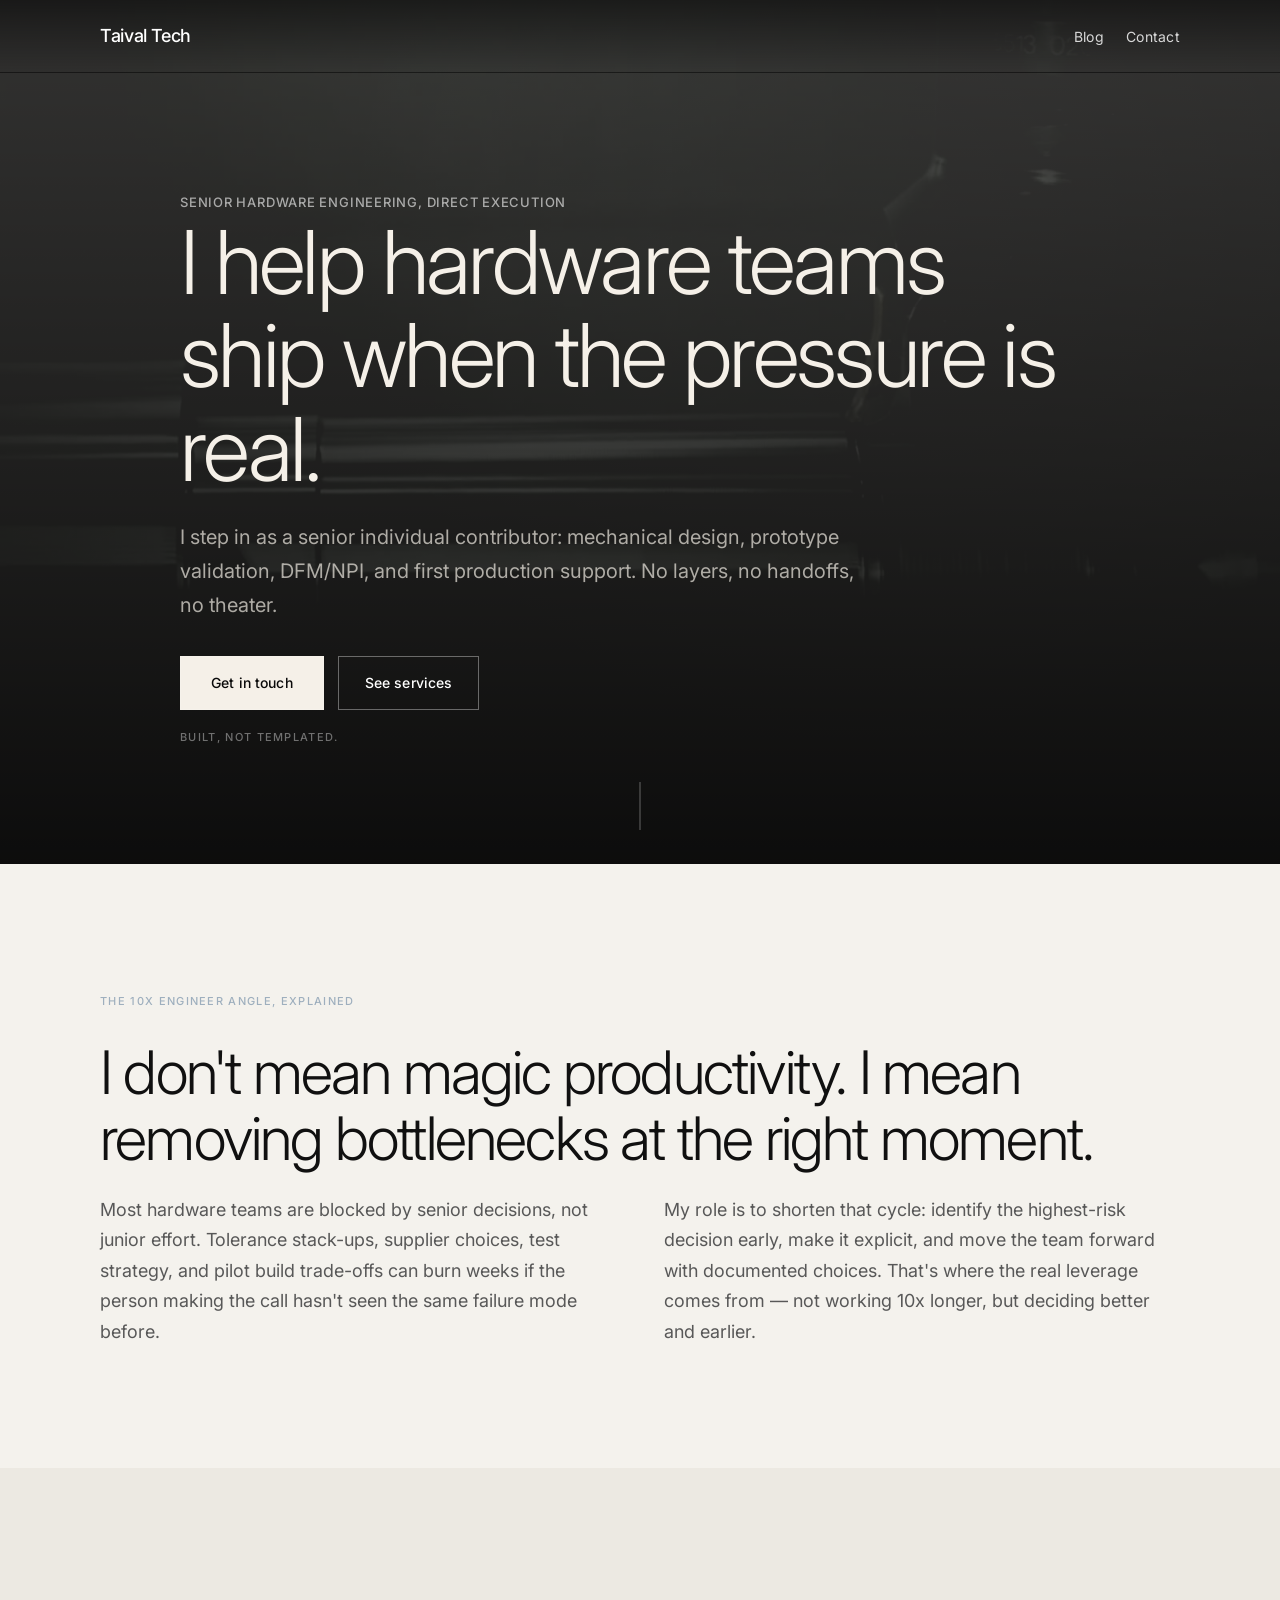
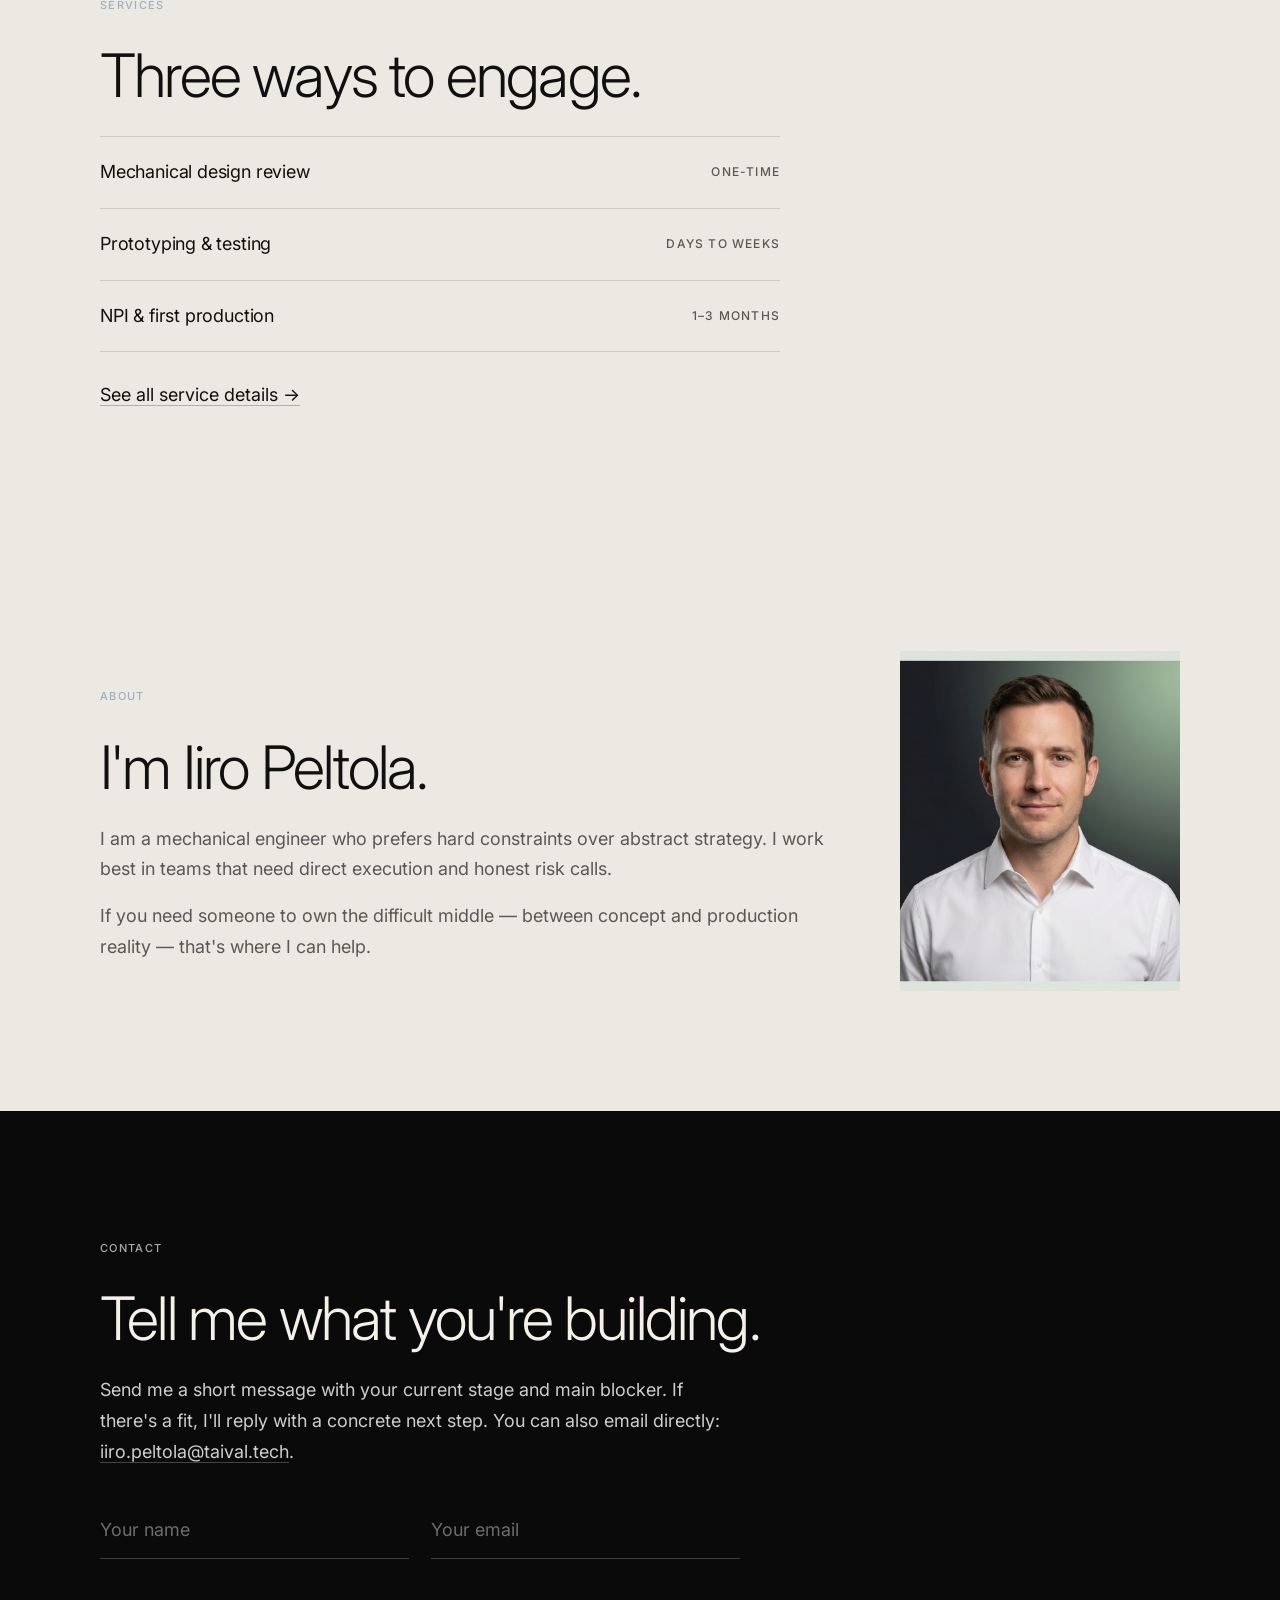
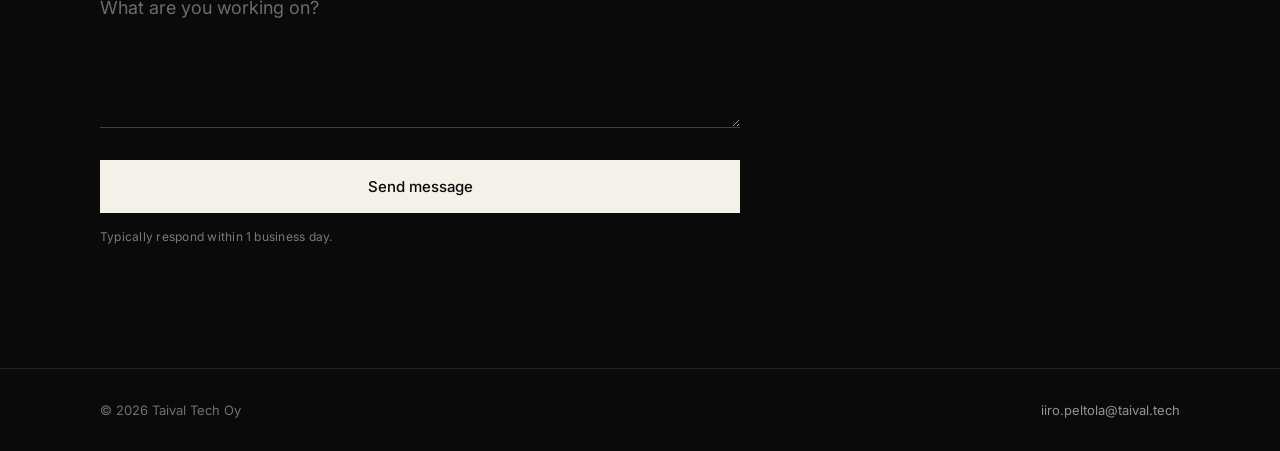
<file: index.html>
﻿<!DOCTYPE html>
<html lang="en">
<head>
  <meta charset="UTF-8" />
  <meta name="viewport" content="width=device-width, initial-scale=1.0" />
  <title>Taival Tech — Hardware Engineering Consulting</title>
  <meta name="description" content="Iiro Peltola, senior hardware engineer. Mechanical design, prototyping, NPI, and first production support for teams shipping real hardware." />
  <link rel="preconnect" href="https://fonts.googleapis.com" />
  <link rel="preconnect" href="https://fonts.gstatic.com" crossorigin />
  <link href="https://fonts.googleapis.com/css2?family=Inter:wght@300;400;500;600&display=swap" rel="stylesheet" />
  <link rel="stylesheet" href="assets/site.css" />
  <!-- Umami Analytics -->
  <script defer src="https://cloud.umami.is/script.js" data-website-id="70021f70-13da-4fe8-9bda-048209e705a2"></script>
  <script defer src="assets/site.js"></script>
</head>
<body>
  <nav class="site-nav" id="site-nav">
    <div class="nav-inner">
      <button class="nav-hamburger" id="nav-hamburger" aria-label="Open menu" aria-expanded="false"><span></span><span></span></button>
      <a class="nav-logo" href="/">Taival Tech</a>
      <ul class="nav-links">
<li><a href="blog/" id="nav-blog">Blog</a></li>
        <li><a href="#contact" id="nav-contact">Contact</a></li>
      </ul>
    </div>
  </nav>
  <div class="nav-drawer" id="nav-drawer" aria-hidden="true">
    <ul class="nav-drawer-links">
<li><a href="blog/">Blog</a></li>
      <li><a href="index.html#contact">Contact</a></li>
    </ul>
    <div class="nav-drawer-footer">
<a href="mailto:iiro.peltola@taival.tech">Email</a>
    </div>
  </div>

  <header class="hero">
    <div class="hero-media" aria-hidden="true">
      <video class="hero-video" autoplay muted loop playsinline poster="assets/hero-taival-v3-poster.jpg">
        <source src="assets/hero-taival-v3.mp4" type="video/mp4" />
      </video>
</div>
    <div class="container hero-content">
      <span class="eyebrow">Senior hardware engineering, direct execution</span>
      <h1>I help hardware teams ship when the pressure is real.</h1>
      <p>I step in as a senior individual contributor: mechanical design, prototype validation, DFM/NPI, and first production support. No layers, no handoffs, no theater.</p>
      <div class="hero-actions">
        <a href="#contact" class="btn">Get in touch</a>
        <a href="#services" class="btn-ghost">See services</a>
      </div>
      <span class="hero-tagline">Built, not templated.</span>
    </div>
    <div class="scroll-indicator" aria-hidden="true"></div>
  </header>


  <section class="section section--light reveal" id="tenx">
    <div class="container">
      <span class="label reveal-child" style="transition-delay:0s">The 10x engineer angle, explained</span>
      <h2 class="section-title reveal-child" style="transition-delay:0.08s">I don't mean magic productivity. I mean removing bottlenecks at the right moment.</h2>
      <div class="grid-2">
        <p class="reveal-child muted" style="transition-delay:0.16s">Most hardware teams are blocked by senior decisions, not junior effort. Tolerance stack-ups, supplier choices, test strategy, and pilot build trade-offs can burn weeks if the person making the call hasn't seen the same failure mode before.</p>
        <p class="reveal-child muted" style="transition-delay:0.24s">My role is to shorten that cycle: identify the highest-risk decision early, make it explicit, and move the team forward with documented choices. That's where the real leverage comes from — not working 10x longer, but deciding better and earlier.</p>
      </div>
    </div>
  </section>

  <section class="section section--warm reveal" id="services">
    <div class="container">
      <span class="label reveal-child" style="transition-delay:0s">Services</span>
      <h2 class="section-title reveal-child" style="transition-delay:0.08s">Three ways to engage.</h2>
      <ul class="services-index-list reveal-child" style="transition-delay:0.16s">
        <li><a href="services/mechanical-design-review.html"><span class="sil-name">Mechanical design review</span><span class="sil-type">One-time</span></a></li>
        <li><a href="services/prototyping-testing.html"><span class="sil-name">Prototyping &amp; testing</span><span class="sil-type">Days to weeks</span></a></li>
        <li><a href="services/npi-first-production.html"><span class="sil-name">NPI &amp; first production</span><span class="sil-type">1–3 months</span></a></li>
      </ul>
      <p class="reveal-child" style="margin-top:28px;transition-delay:0.28s"><a class="inline-link" href="services/">See all service details →</a></p>
    </div>
  </section>
  <section class="section section--warm reveal" id="about">
    <div class="container profile">
      <div>
        <span class="label reveal-child" style="transition-delay:0s">About</span>
        <h2 class="section-title reveal-child" style="transition-delay:0.08s">I'm Iiro Peltola.</h2>
        <p class="muted reveal-child" style="transition-delay:0.16s">I am a mechanical engineer who prefers hard constraints over abstract strategy. I work best in teams that need direct execution and honest risk calls.</p>
        <p class="muted reveal-child" style="margin-top:16px;transition-delay:0.24s">If you need someone to own the difficult middle — between concept and production reality — that's where I can help.</p>
      </div>
      <div class="reveal-child" style="transition-delay:0.2s">
        <img src="iiro.jpg" alt="Iiro Peltola" />
      </div>
    </div>
  </section>

  <section class="section section--dark reveal" id="contact">
    <div class="container">
      <span class="label reveal-child" style="transition-delay:0s;color:rgba(255,255,255,0.66)">Contact</span>
      <h2 class="section-title reveal-child" style="transition-delay:0.08s">Tell me what you're building.</h2>
      <p class="contact-intro reveal-child" style="transition-delay:0.16s">Send me a short message with your current stage and main blocker. If there's a fit, I'll reply with a concrete next step. You can also email directly: <a class="inline-link" href="mailto:iiro.peltola@taival.tech">iiro.peltola@taival.tech</a>.</p>

      <form action="https://formspree.io/f/xreadevk" method="POST" class="contact-form reveal-child" id="contact-form" style="transition-delay:0.24s">
        <div class="form-row">
          <input type="text" name="name" placeholder="Your name" required />
          <input type="email" name="email" placeholder="Your email" required />
        </div>
        <textarea name="message" placeholder="What are you working on?" rows="4" required></textarea>
        <button type="submit" class="btn-submit">Send message</button>
        <span class="form-status" id="form-status">Typically respond within 1 business day.</span>
      </form>
    </div>
  </section>

  <footer class="site-footer">
    <div class="footer-inner">
      <span>© 2026 Taival Tech Oy</span>
      <div class="footer-links">
<a href="mailto:iiro.peltola@taival.tech">iiro.peltola@taival.tech</a>
      </div>
    </div>
  </footer>
</body>
</html>
</file>
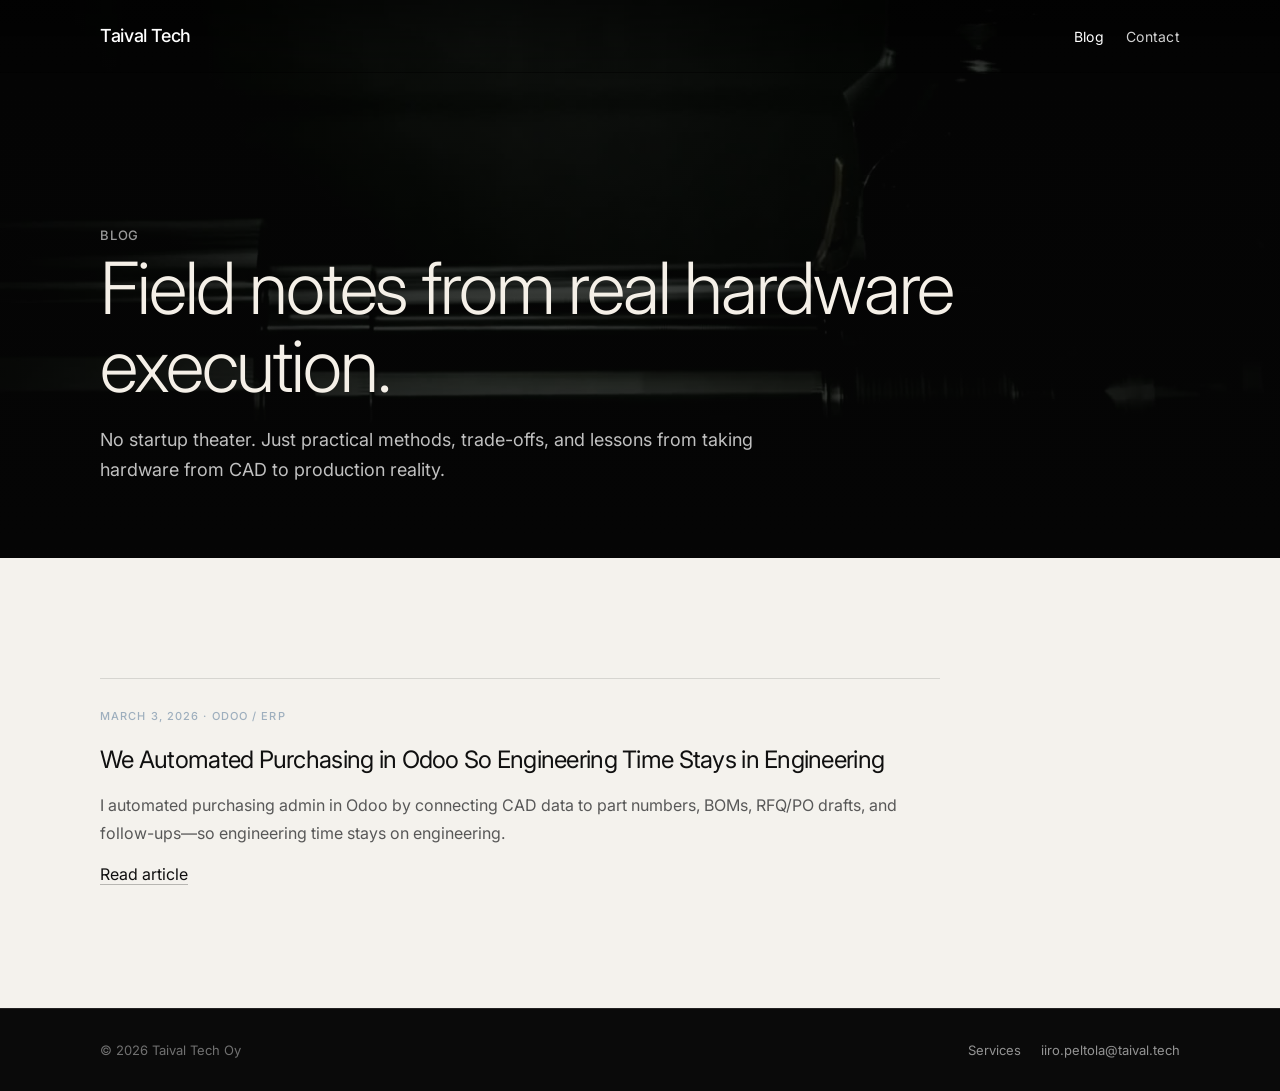
<file: blog/index.html>
﻿<!DOCTYPE html>
<html lang="en">
<head>
  <meta charset="UTF-8" />
  <meta name="viewport" content="width=device-width, initial-scale=1.0" />
  <title>Blog — Taival Tech</title>
  <meta name="description" content="Practical notes on hardware engineering execution, production readiness, and AI-assisted workflows by Iiro Peltola." />
  <link rel="preconnect" href="https://fonts.googleapis.com" />
  <link rel="preconnect" href="https://fonts.gstatic.com" crossorigin />
  <link href="https://fonts.googleapis.com/css2?family=Inter:wght@300;400;500;600&display=swap" rel="stylesheet" />
  <link rel="stylesheet" href="../assets/site.css" />
  <script defer src="../assets/site.js"></script>
</head>
<body>
  <nav class="site-nav" id="site-nav">
    <div class="nav-inner">
      <button class="nav-hamburger" id="nav-hamburger" aria-label="Open menu" aria-expanded="false"><span></span><span></span></button>
      <a class="nav-logo" href="../index.html">Taival Tech</a>
      <ul class="nav-links">
        <li><a href="../blog/" id="nav-blog">Blog</a></li>
        <li><a href="../index.html#contact" id="nav-contact">Contact</a></li>
      </ul>
    </div>
  </nav>
  <div class="nav-drawer" id="nav-drawer" aria-hidden="true">
    <ul class="nav-drawer-links">
      <li><a href="../blog/">Blog</a></li>
      <li><a href="../index.html#contact">Contact</a></li>
    </ul>
    <div class="nav-drawer-footer">
      <a href="mailto:iiro.peltola@taival.tech">Email</a>
    </div>
  </div>

  <header class="page-hero" style="background:linear-gradient(rgba(6,6,6,0.64),rgba(6,6,6,0.84)),url('../assets/hero-taival-v3-poster.jpg') center/cover no-repeat;">
    <div class="container reveal">
      <span class="eyebrow reveal-child">Blog</span>
      <h1 class="reveal-child" style="transition-delay:0.08s">Field notes from real hardware execution.</h1>
      <p class="reveal-child" style="transition-delay:0.16s">No startup theater. Just practical methods, trade-offs, and lessons from taking hardware from CAD to production reality.</p>
    </div>
  </header>

  <section class="section section--light reveal">
    <div class="container">
      <article class="card reveal-child" style="max-width:840px;transition-delay:0.08s;">
        <span class="card-meta">March 3, 2026 · Odoo / ERP</span>
        <h3>We Automated Purchasing in Odoo So Engineering Time Stays in Engineering</h3>
        <p class="muted">I automated purchasing admin in Odoo by connecting CAD data to part numbers, BOMs, RFQ/PO drafts, and follow-ups—so engineering time stays on engineering.</p>
        <p style="margin-top:14px"><a class="inline-link" href="odoo-integration-10x-engineer.html">Read article</a></p>
      </article>
    </div>
  </section>

  <footer class="site-footer">
    <div class="footer-inner">
      <span>© 2026 Taival Tech Oy</span>
      <div class="footer-links">
        <a href="../services/">Services</a>
        <a href="mailto:iiro.peltola@taival.tech">iiro.peltola@taival.tech</a>
      </div>
    </div>
  </footer>
</body>
</html>
</file>
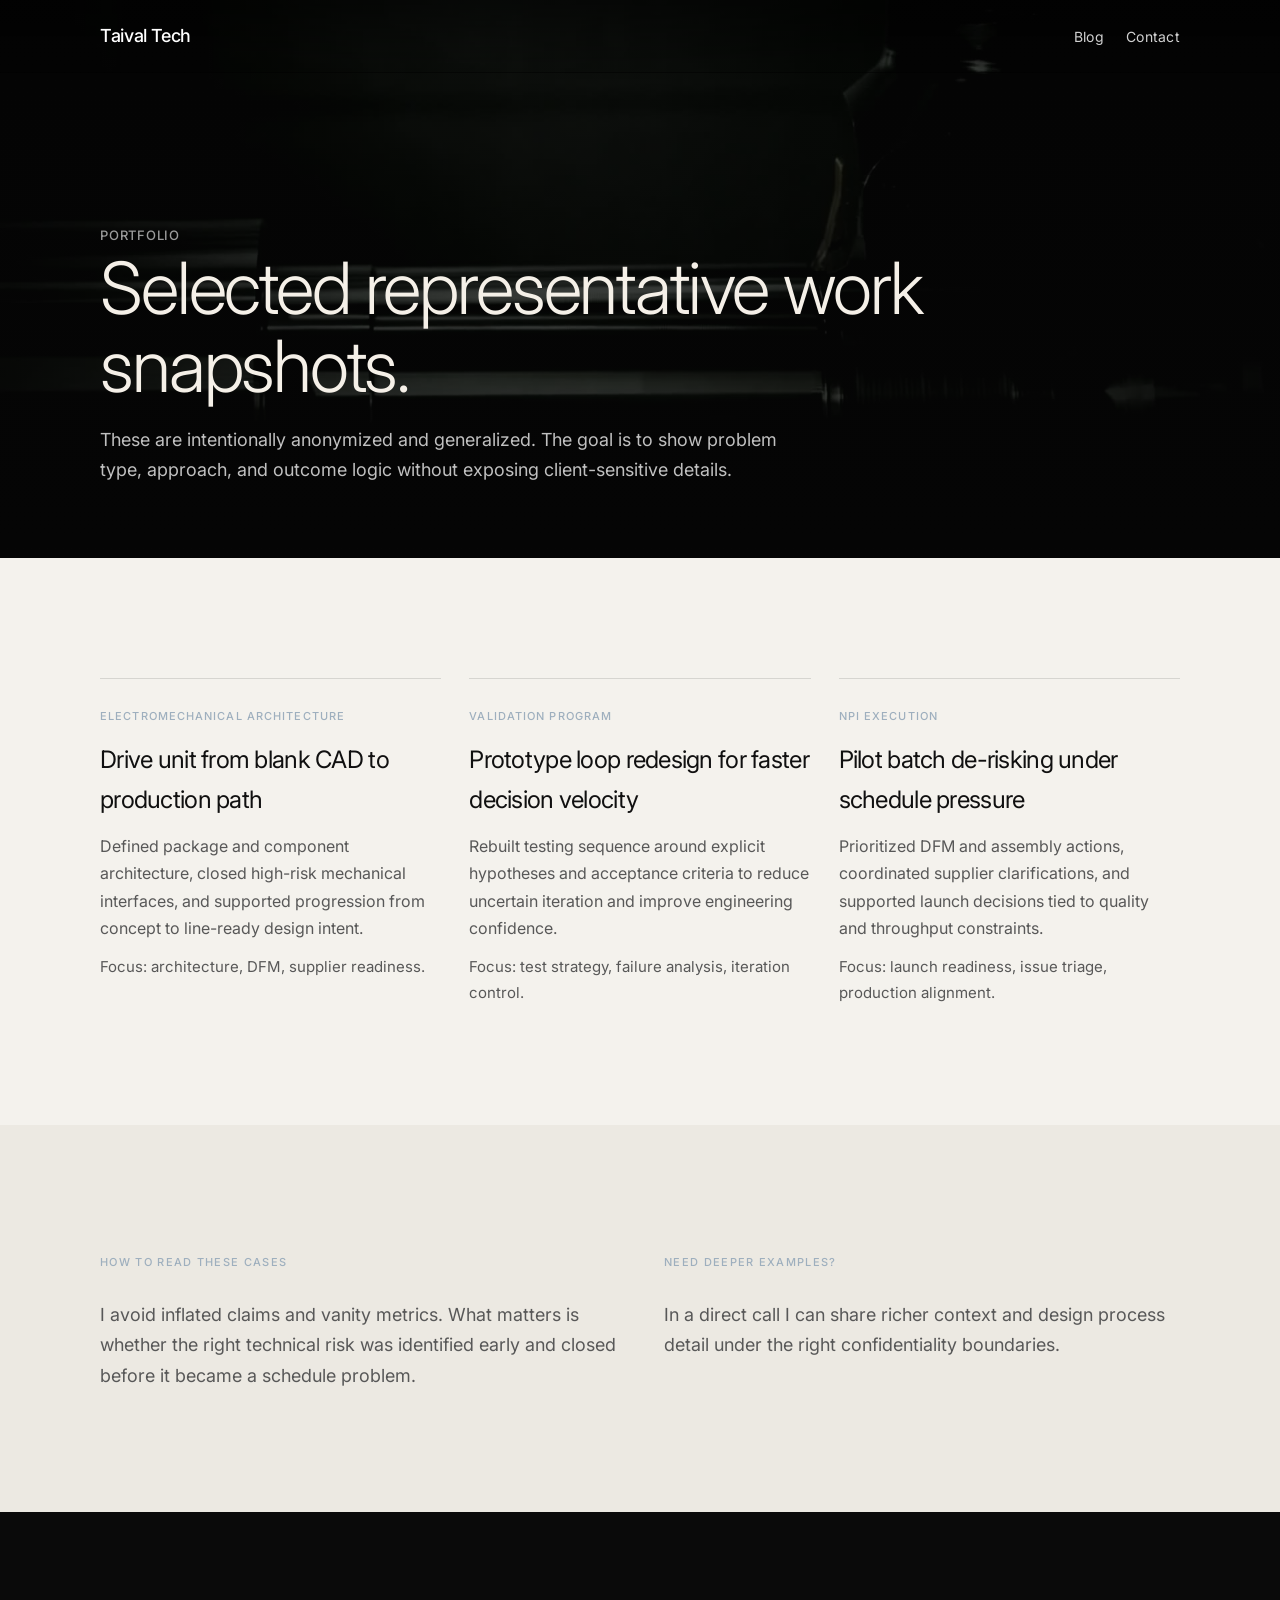
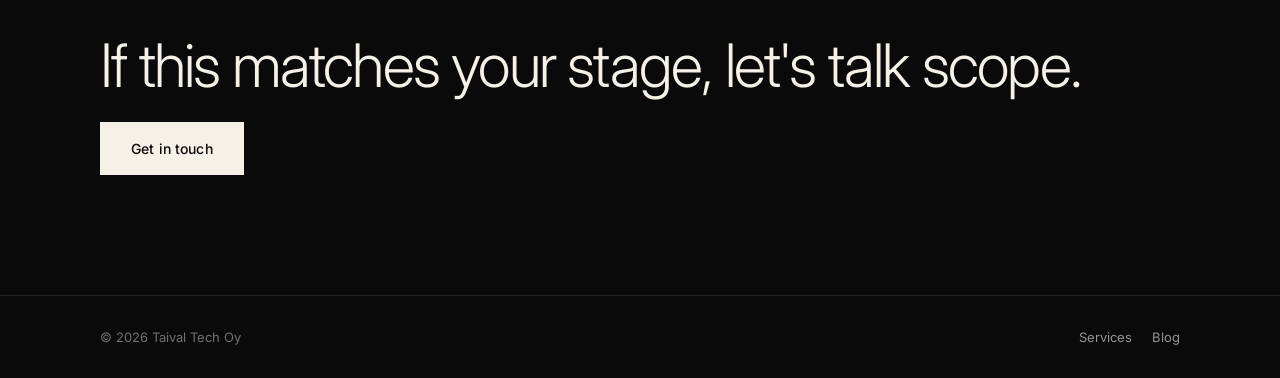
<file: portfolio/index.html>
﻿<!DOCTYPE html>
<html lang="en">
<head>
  <meta charset="UTF-8" />
  <meta name="viewport" content="width=device-width, initial-scale=1.0" />
  <title>Portfolio — Taival Tech</title>
  <meta name="description" content="Representative hardware engineering case snapshots from Taival Tech." />
  <link rel="preconnect" href="https://fonts.googleapis.com" />
  <link rel="preconnect" href="https://fonts.gstatic.com" crossorigin />
  <link href="https://fonts.googleapis.com/css2?family=Inter:wght@300;400;500;600&display=swap" rel="stylesheet" />
  <link rel="stylesheet" href="../assets/site.css" />
  <script defer src="../assets/site.js"></script>
</head>
<body>
  <nav class="site-nav" id="site-nav">
    <div class="nav-inner">
      <button class="nav-hamburger" id="nav-hamburger" aria-label="Open menu" aria-expanded="false"><span></span><span></span></button>
      <a class="nav-logo" href="../index.html">Taival Tech</a>
      <ul class="nav-links">
<li><a href="../blog/" id="nav-blog">Blog</a></li>
        <li><a href="../index.html#contact" id="nav-contact">Contact</a></li>
      </ul>
    </div>
  </nav>
  <div class="nav-drawer" id="nav-drawer" aria-hidden="true">
    <ul class="nav-drawer-links">
<li><a href="../blog/">Blog</a></li>
      <li><a href="../index.html#contact">Contact</a></li>
    </ul>
    <div class="nav-drawer-footer">
<a href="mailto:iiro.peltola@taival.tech">Email</a>
    </div>
  </div>

  <header class="page-hero" style="background:linear-gradient(rgba(6,6,6,0.64),rgba(6,6,6,0.84)),url('../assets/hero-taival-v3-poster.jpg') center/cover no-repeat;">
    <div class="container reveal">
      <span class="eyebrow reveal-child">Portfolio</span>
      <h1 class="reveal-child" style="transition-delay:0.08s">Selected representative work snapshots.</h1>
      <p class="reveal-child" style="transition-delay:0.16s">These are intentionally anonymized and generalized. The goal is to show problem type, approach, and outcome logic without exposing client-sensitive details.</p>
    </div>
  </header>

  <section class="section section--light reveal">
    <div class="container grid-3">
      <article class="card reveal-child" style="transition-delay:0.08s">
        <span class="card-meta">Electromechanical architecture</span>
        <h3>Drive unit from blank CAD to production path</h3>
        <p class="muted">Defined package and component architecture, closed high-risk mechanical interfaces, and supported progression from concept to line-ready design intent.</p>
        <p class="muted" style="margin-top:12px;font-size:15px;">Focus: architecture, DFM, supplier readiness.</p>
      </article>
      <article class="card reveal-child" style="transition-delay:0.16s">
        <span class="card-meta">Validation program</span>
        <h3>Prototype loop redesign for faster decision velocity</h3>
        <p class="muted">Rebuilt testing sequence around explicit hypotheses and acceptance criteria to reduce uncertain iteration and improve engineering confidence.</p>
        <p class="muted" style="margin-top:12px;font-size:15px;">Focus: test strategy, failure analysis, iteration control.</p>
      </article>
      <article class="card reveal-child" style="transition-delay:0.24s">
        <span class="card-meta">NPI execution</span>
        <h3>Pilot batch de-risking under schedule pressure</h3>
        <p class="muted">Prioritized DFM and assembly actions, coordinated supplier clarifications, and supported launch decisions tied to quality and throughput constraints.</p>
        <p class="muted" style="margin-top:12px;font-size:15px;">Focus: launch readiness, issue triage, production alignment.</p>
      </article>
    </div>
  </section>

  <section class="section section--warm reveal">
    <div class="container grid-2">
      <div>
        <span class="label reveal-child">How to read these cases</span>
        <p class="muted reveal-child" style="transition-delay:0.08s">I avoid inflated claims and vanity metrics. What matters is whether the right technical risk was identified early and closed before it became a schedule problem.</p>
      </div>
      <div>
        <span class="label reveal-child" style="transition-delay:0.12s">Need deeper examples?</span>
        <p class="muted reveal-child" style="transition-delay:0.2s">In a direct call I can share richer context and design process detail under the right confidentiality boundaries.</p>
      </div>
    </div>
  </section>

  <section class="section section--dark reveal">
    <div class="container">
      <h2 class="section-title reveal-child">If this matches your stage, let's talk scope.</h2>
      <a class="btn reveal-child" style="transition-delay:0.12s" href="../index.html#contact">Get in touch</a>
    </div>
  </section>

  <footer class="site-footer">
    <div class="footer-inner">
      <span>© 2026 Taival Tech Oy</span>
      <div class="footer-links">
        <a href="../services/">Services</a>
        <a href="../blog/">Blog</a>
      </div>
    </div>
  </footer>
</body>
</html>
</file>
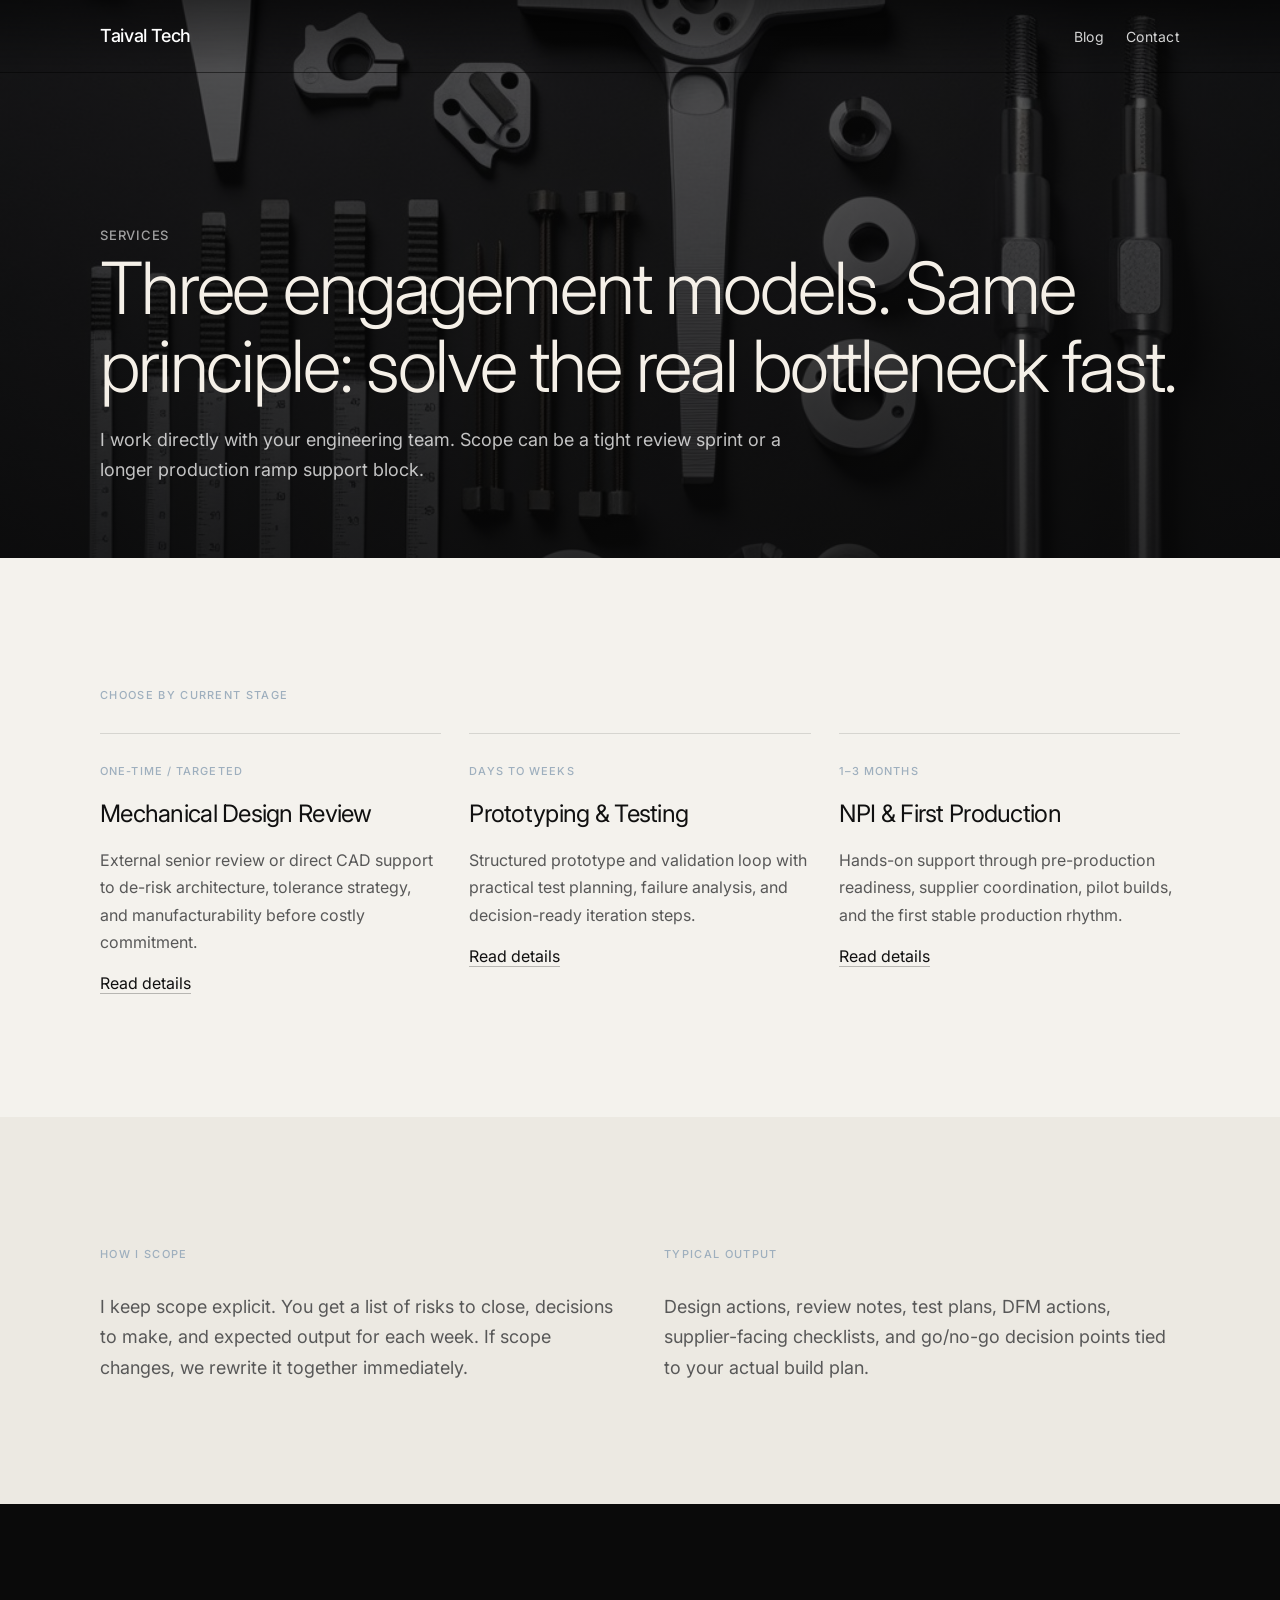
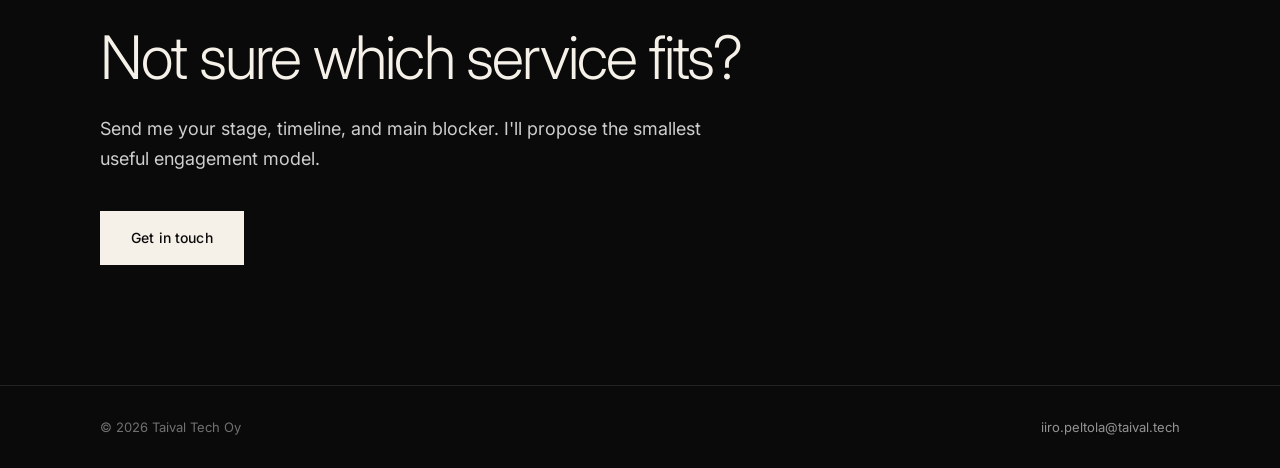
<file: services/index.html>
﻿<!DOCTYPE html>
<html lang="en">
<head>
  <meta charset="UTF-8" />
  <meta name="viewport" content="width=device-width, initial-scale=1.0" />
  <title>Services — Taival Tech</title>
  <meta name="description" content="Taival Tech service model: mechanical design review, prototyping and testing, and NPI-first production support." />
  <link rel="preconnect" href="https://fonts.googleapis.com" />
  <link rel="preconnect" href="https://fonts.gstatic.com" crossorigin />
  <link href="https://fonts.googleapis.com/css2?family=Inter:wght@300;400;500;600&display=swap" rel="stylesheet" />
  <link rel="stylesheet" href="../assets/site.css" />
  <script defer src="../assets/site.js"></script>
</head>
<body>
  <nav class="site-nav" id="site-nav">
    <div class="nav-inner">
      <button class="nav-hamburger" id="nav-hamburger" aria-label="Open menu" aria-expanded="false"><span></span><span></span></button>
      <a class="nav-logo" href="../index.html">Taival Tech</a>
      <ul class="nav-links">
<li><a href="../blog/" id="nav-blog">Blog</a></li>
        <li><a href="../index.html#contact" id="nav-contact">Contact</a></li>
      </ul>
    </div>
  </nav>
  <div class="nav-drawer" id="nav-drawer" aria-hidden="true">
    <ul class="nav-drawer-links">
<li><a href="../blog/">Blog</a></li>
      <li><a href="../index.html#contact">Contact</a></li>
    </ul>
    <div class="nav-drawer-footer">
<a href="mailto:iiro.peltola@taival.tech">Email</a>
    </div>
  </div>

  <header class="page-hero">
    <div class="container reveal">
      <span class="eyebrow reveal-child" style="transition-delay:0s">Services</span>
      <h1 class="reveal-child" style="transition-delay:0.08s">Three engagement models. Same principle: solve the real bottleneck fast.</h1>
      <p class="reveal-child" style="transition-delay:0.16s">I work directly with your engineering team. Scope can be a tight review sprint or a longer production ramp support block.</p>
    </div>
  </header>

  <section class="section section--light reveal">
    <div class="container">
      <span class="label reveal-child" style="transition-delay:0s">Choose by current stage</span>
      <div class="grid-3">
        <article class="card reveal-child" style="transition-delay:0.1s">
          <span class="card-meta">One-time / targeted</span>
          <h3>Mechanical Design Review</h3>
          <p class="muted">External senior review or direct CAD support to de-risk architecture, tolerance strategy, and manufacturability before costly commitment.</p>
          <p style="margin-top:14px;"><a class="inline-link" href="mechanical-design-review.html">Read details</a></p>
        </article>
        <article class="card reveal-child" style="transition-delay:0.18s">
          <span class="card-meta">Days to weeks</span>
          <h3>Prototyping & Testing</h3>
          <p class="muted">Structured prototype and validation loop with practical test planning, failure analysis, and decision-ready iteration steps.</p>
          <p style="margin-top:14px;"><a class="inline-link" href="prototyping-testing.html">Read details</a></p>
        </article>
        <article class="card reveal-child" style="transition-delay:0.26s">
          <span class="card-meta">1–3 months</span>
          <h3>NPI & First Production</h3>
          <p class="muted">Hands-on support through pre-production readiness, supplier coordination, pilot builds, and the first stable production rhythm.</p>
          <p style="margin-top:14px;"><a class="inline-link" href="npi-first-production.html">Read details</a></p>
        </article>
      </div>
    </div>
  </section>

  <section class="section section--warm reveal">
    <div class="container grid-2">
      <div>
        <span class="label reveal-child" style="transition-delay:0s">How I scope</span>
        <p class="muted reveal-child" style="transition-delay:0.08s">I keep scope explicit. You get a list of risks to close, decisions to make, and expected output for each week. If scope changes, we rewrite it together immediately.</p>
      </div>
      <div>
        <span class="label reveal-child" style="transition-delay:0.12s">Typical output</span>
        <p class="muted reveal-child" style="transition-delay:0.2s">Design actions, review notes, test plans, DFM actions, supplier-facing checklists, and go/no-go decision points tied to your actual build plan.</p>
      </div>
    </div>
  </section>

  <section class="section section--dark reveal" id="contact-cta">
    <div class="container">
      <h2 class="section-title reveal-child" style="transition-delay:0s">Not sure which service fits?</h2>
      <p class="contact-intro reveal-child" style="transition-delay:0.1s">Send me your stage, timeline, and main blocker. I'll propose the smallest useful engagement model.</p>
      <a class="btn reveal-child" style="transition-delay:0.18s" href="../index.html#contact">Get in touch</a>
    </div>
  </section>

  <footer class="site-footer">
    <div class="footer-inner">
      <span>© 2026 Taival Tech Oy</span>
      <div class="footer-links">
<a href="mailto:iiro.peltola@taival.tech">iiro.peltola@taival.tech</a>
      </div>
    </div>
  </footer>
</body>
</html>
</file>
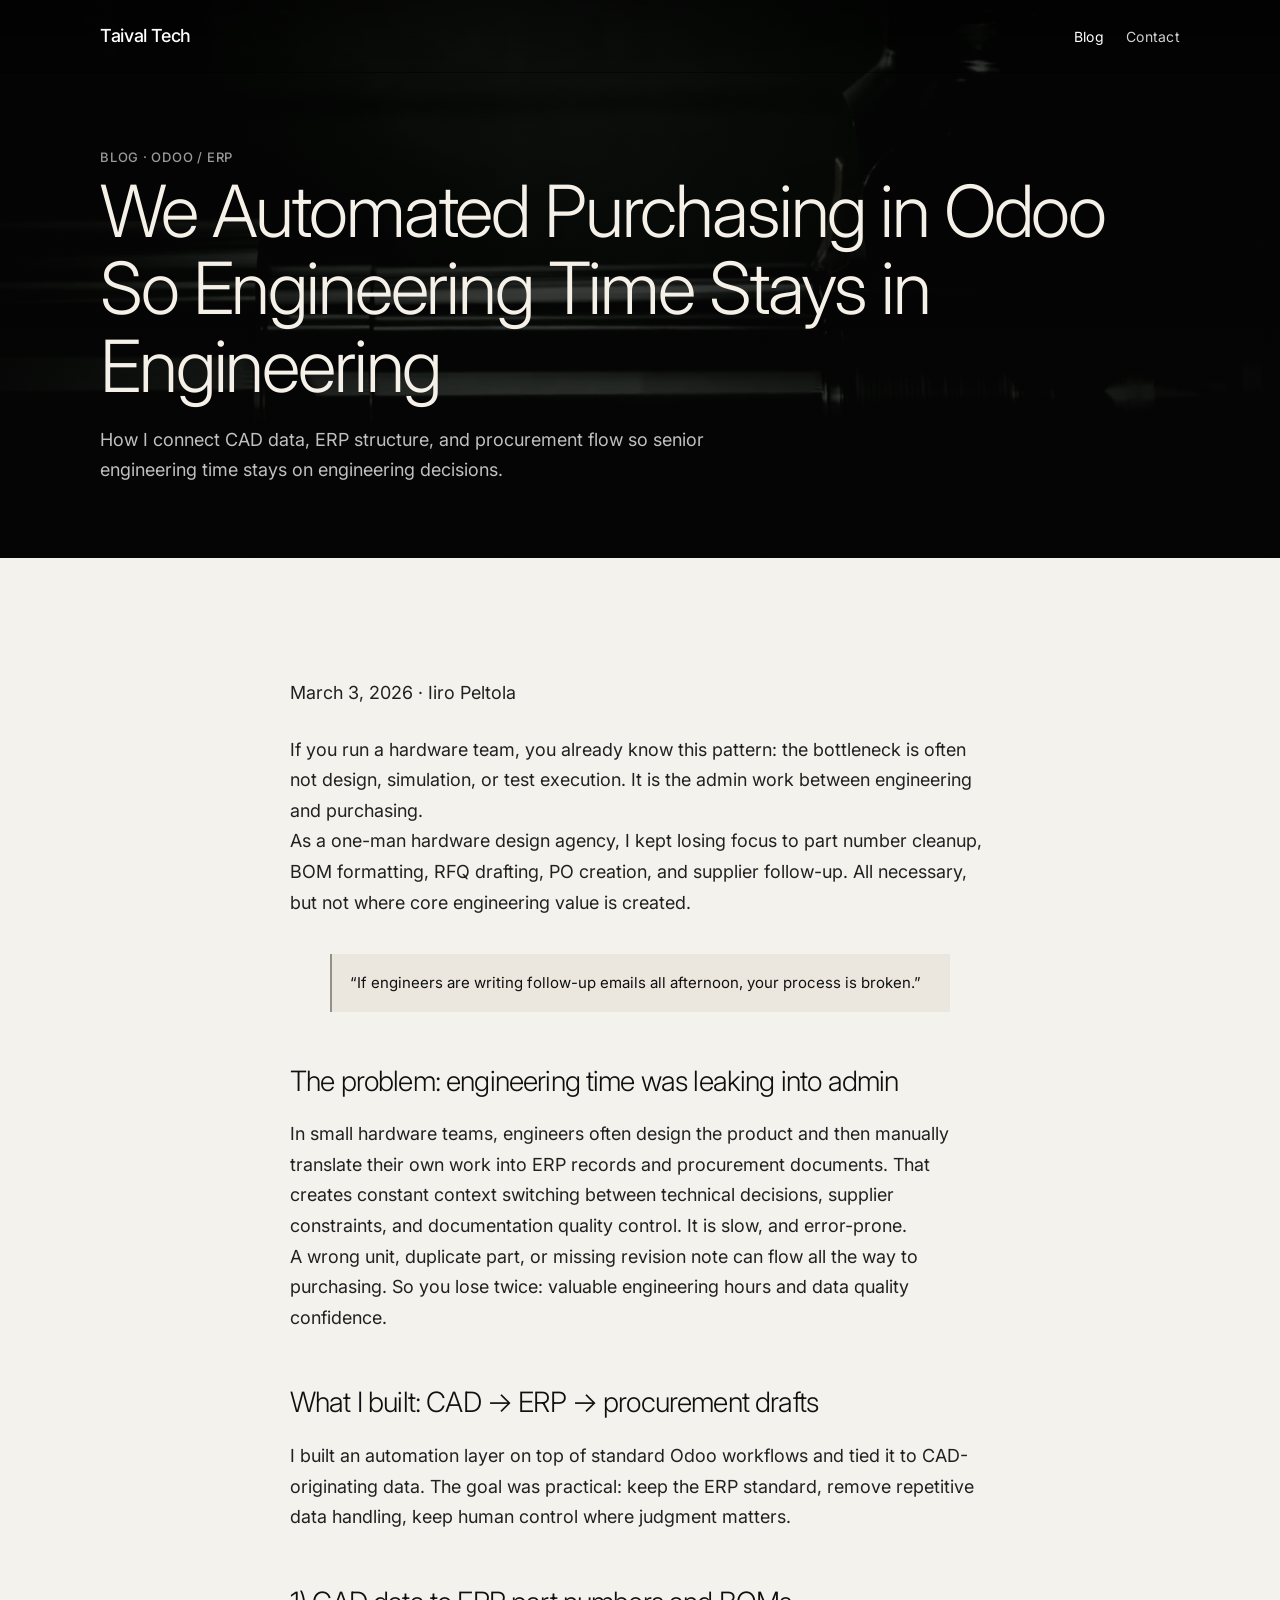
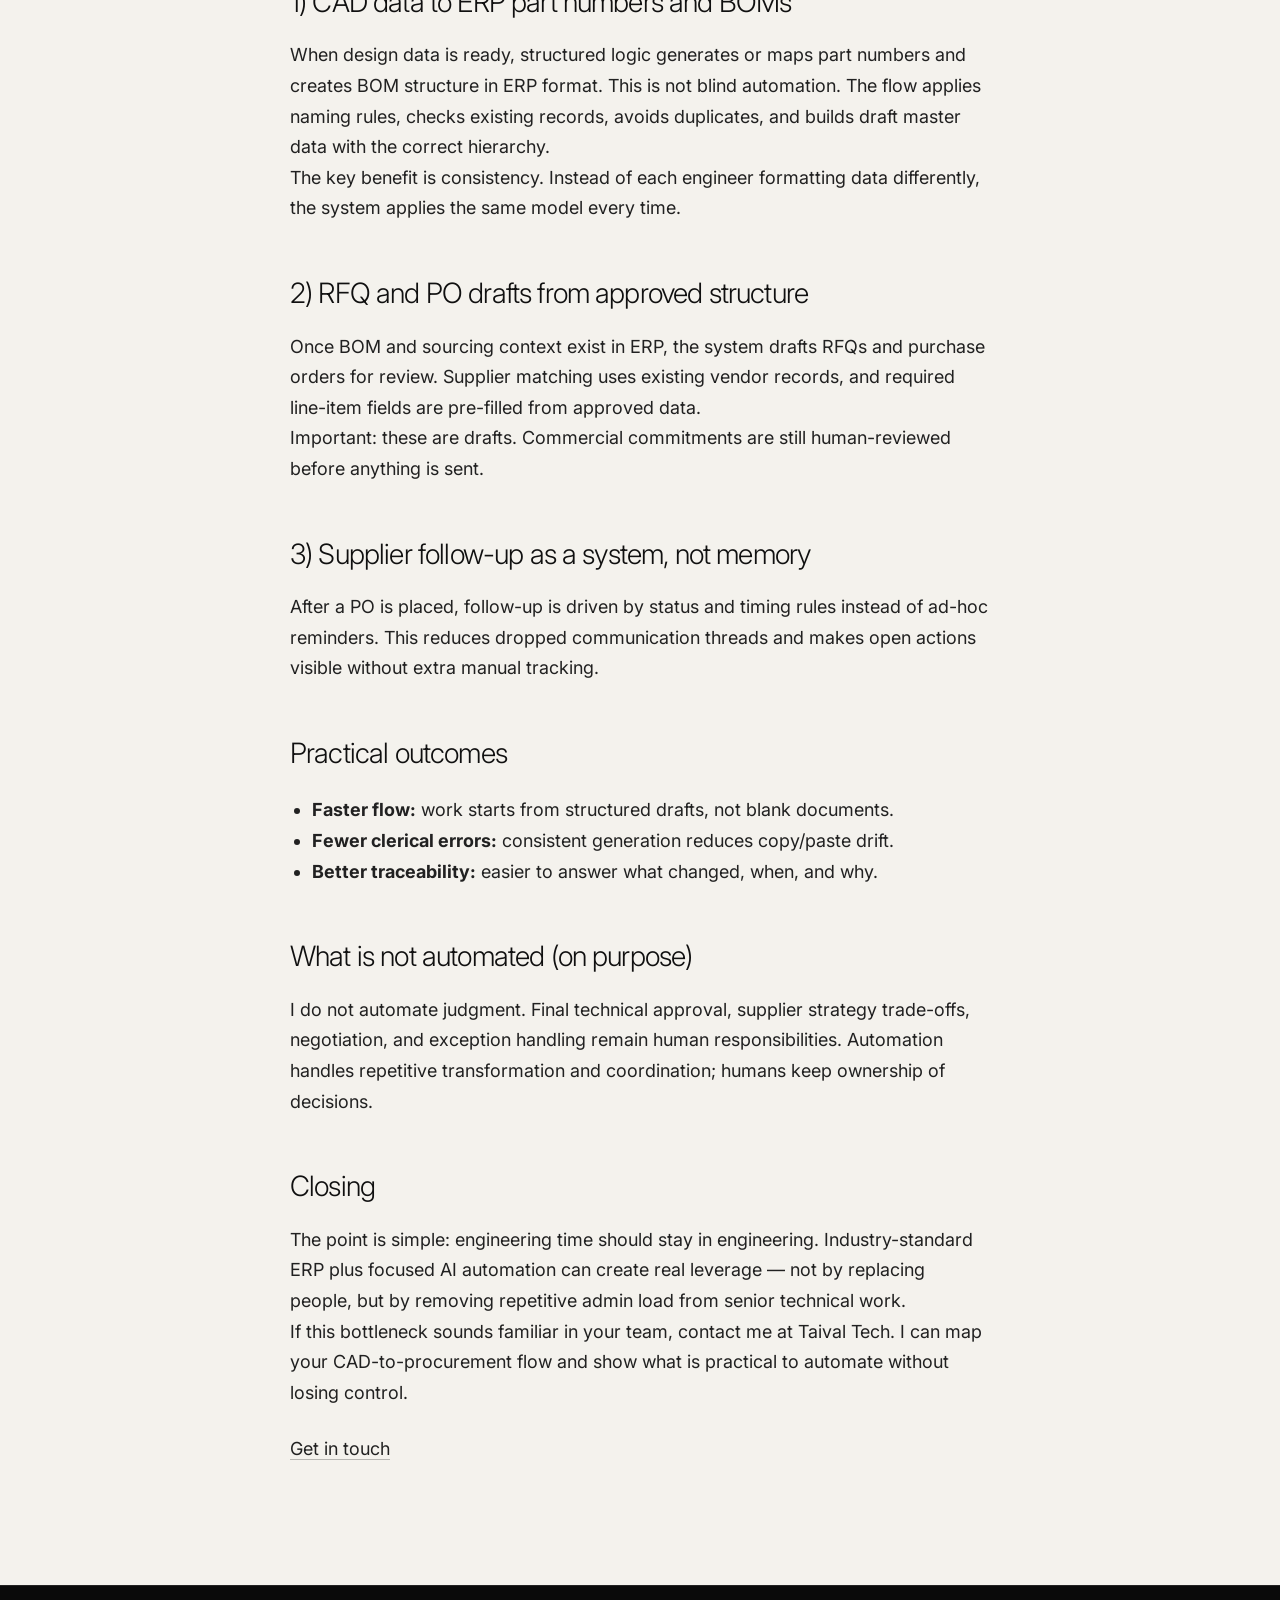
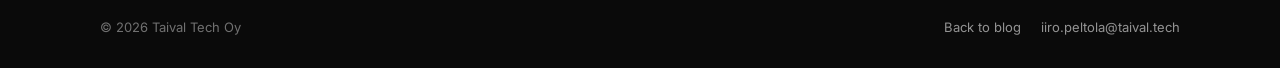
<file: blog/odoo-integration-10x-engineer.html>
﻿<!DOCTYPE html>
<html lang="en">
<head>
  <meta charset="UTF-8" />
  <meta name="viewport" content="width=device-width, initial-scale=1.0" />
  <title>We Automated Purchasing in Odoo So Engineering Time Stays in Engineering — Taival Tech</title>
  <meta name="description" content="I automated purchasing admin in Odoo by connecting CAD data to part numbers, BOMs, RFQ/PO drafts, and follow-ups—so engineering time stays on engineering." />
  <link rel="preconnect" href="https://fonts.googleapis.com" />
  <link rel="preconnect" href="https://fonts.gstatic.com" crossorigin />
  <link href="https://fonts.googleapis.com/css2?family=Inter:wght@300;400;500;600&display=swap" rel="stylesheet" />
  <link rel="stylesheet" href="../assets/site.css" />
  <script defer src="../assets/site.js"></script>
</head>
<body>
  <nav class="site-nav" id="site-nav">
    <div class="nav-inner">
      <button class="nav-hamburger" id="nav-hamburger" aria-label="Open menu" aria-expanded="false"><span></span><span></span></button>
      <a class="nav-logo" href="../index.html">Taival Tech</a>
      <ul class="nav-links">
        <li><a href="../blog/" id="nav-blog">Blog</a></li>
        <li><a href="../index.html#contact" id="nav-contact">Contact</a></li>
      </ul>
    </div>
  </nav>
  <div class="nav-drawer" id="nav-drawer" aria-hidden="true">
    <ul class="nav-drawer-links">
      <li><a href="../blog/">Blog</a></li>
      <li><a href="../index.html#contact">Contact</a></li>
    </ul>
    <div class="nav-drawer-footer">
      <a href="mailto:iiro.peltola@taival.tech">Email</a>
    </div>
  </div>

  <header class="page-hero" style="background:linear-gradient(rgba(6,6,6,0.64),rgba(6,6,6,0.84)),url('../assets/hero-taival-v3-poster.jpg') center/cover no-repeat;">
    <div class="container reveal">
      <span class="eyebrow reveal-child">Blog · Odoo / ERP</span>
      <h1 class="reveal-child" style="transition-delay:0.08s">We Automated Purchasing in Odoo So Engineering Time Stays in Engineering</h1>
      <p class="reveal-child" style="transition-delay:0.16s">How I connect CAD data, ERP structure, and procurement flow so senior engineering time stays on engineering decisions.</p>
    </div>
  </header>

  <main class="section section--light">
    <div class="container article reveal">
      <p class="article-meta reveal-child" style="transition-delay:0s">March 3, 2026 · Iiro Peltola</p>

      <p class="reveal-child" style="transition-delay:0.06s">If you run a hardware team, you already know this pattern: the bottleneck is often not design, simulation, or test execution. It is the admin work between engineering and purchasing.</p>

      <p class="reveal-child" style="transition-delay:0.12s">As a one-man hardware design agency, I kept losing focus to part number cleanup, BOM formatting, RFQ drafting, PO creation, and supplier follow-up. All necessary, but not where core engineering value is created.</p>

      <blockquote class="article-note reveal-child" style="transition-delay:0.18s">“If engineers are writing follow-up emails all afternoon, your process is broken.”</blockquote>

      <h2 class="reveal-child" style="transition-delay:0.24s">The problem: engineering time was leaking into admin</h2>
      <p class="reveal-child" style="transition-delay:0.3s">In small hardware teams, engineers often design the product and then manually translate their own work into ERP records and procurement documents. That creates constant context switching between technical decisions, supplier constraints, and documentation quality control. It is slow, and error-prone.</p>

      <p class="reveal-child" style="transition-delay:0.36s">A wrong unit, duplicate part, or missing revision note can flow all the way to purchasing. So you lose twice: valuable engineering hours and data quality confidence.</p>

      <h2 class="reveal-child" style="transition-delay:0.42s">What I built: CAD → ERP → procurement drafts</h2>
      <p class="reveal-child" style="transition-delay:0.48s">I built an automation layer on top of standard Odoo workflows and tied it to CAD-originating data. The goal was practical: keep the ERP standard, remove repetitive data handling, keep human control where judgment matters.</p>

      <h2 class="reveal-child" style="transition-delay:0.54s">1) CAD data to ERP part numbers and BOMs</h2>
      <p class="reveal-child" style="transition-delay:0.6s">When design data is ready, structured logic generates or maps part numbers and creates BOM structure in ERP format. This is not blind automation. The flow applies naming rules, checks existing records, avoids duplicates, and builds draft master data with the correct hierarchy.</p>

      <p class="reveal-child" style="transition-delay:0.66s">The key benefit is consistency. Instead of each engineer formatting data differently, the system applies the same model every time.</p>

      <h2 class="reveal-child" style="transition-delay:0.72s">2) RFQ and PO drafts from approved structure</h2>
      <p class="reveal-child" style="transition-delay:0.78s">Once BOM and sourcing context exist in ERP, the system drafts RFQs and purchase orders for review. Supplier matching uses existing vendor records, and required line-item fields are pre-filled from approved data.</p>

      <p class="reveal-child" style="transition-delay:0.84s">Important: these are drafts. Commercial commitments are still human-reviewed before anything is sent.</p>

      <h2 class="reveal-child" style="transition-delay:0.9s">3) Supplier follow-up as a system, not memory</h2>
      <p class="reveal-child" style="transition-delay:0.96s">After a PO is placed, follow-up is driven by status and timing rules instead of ad-hoc reminders. This reduces dropped communication threads and makes open actions visible without extra manual tracking.</p>

      <h2 class="reveal-child" style="transition-delay:1.02s">Practical outcomes</h2>
      <ul class="reveal-child" style="transition-delay:1.08s">
        <li><strong>Faster flow:</strong> work starts from structured drafts, not blank documents.</li>
        <li><strong>Fewer clerical errors:</strong> consistent generation reduces copy/paste drift.</li>
        <li><strong>Better traceability:</strong> easier to answer what changed, when, and why.</li>
      </ul>

      <h2 class="reveal-child" style="transition-delay:1.14s">What is not automated (on purpose)</h2>
      <p class="reveal-child" style="transition-delay:1.2s">I do not automate judgment. Final technical approval, supplier strategy trade-offs, negotiation, and exception handling remain human responsibilities. Automation handles repetitive transformation and coordination; humans keep ownership of decisions.</p>

      <h2 class="reveal-child" style="transition-delay:1.26s">Closing</h2>
      <p class="reveal-child" style="transition-delay:1.32s">The point is simple: engineering time should stay in engineering. Industry-standard ERP plus focused AI automation can create real leverage — not by replacing people, but by removing repetitive admin load from senior technical work.</p>

      <p class="reveal-child" style="transition-delay:1.38s">If this bottleneck sounds familiar in your team, contact me at Taival Tech. I can map your CAD-to-procurement flow and show what is practical to automate without losing control.</p>

      <p class="reveal-child" style="margin-top:26px;transition-delay:1.44s"><a class="inline-link" href="../index.html#contact">Get in touch</a></p>
    </div>
  </main>

  <footer class="site-footer">
    <div class="footer-inner">
      <span>© 2026 Taival Tech Oy</span>
      <div class="footer-links">
        <a href="index.html">Back to blog</a>
        <a href="mailto:iiro.peltola@taival.tech">iiro.peltola@taival.tech</a>
      </div>
    </div>
  </footer>
</body>
</html>
</file>
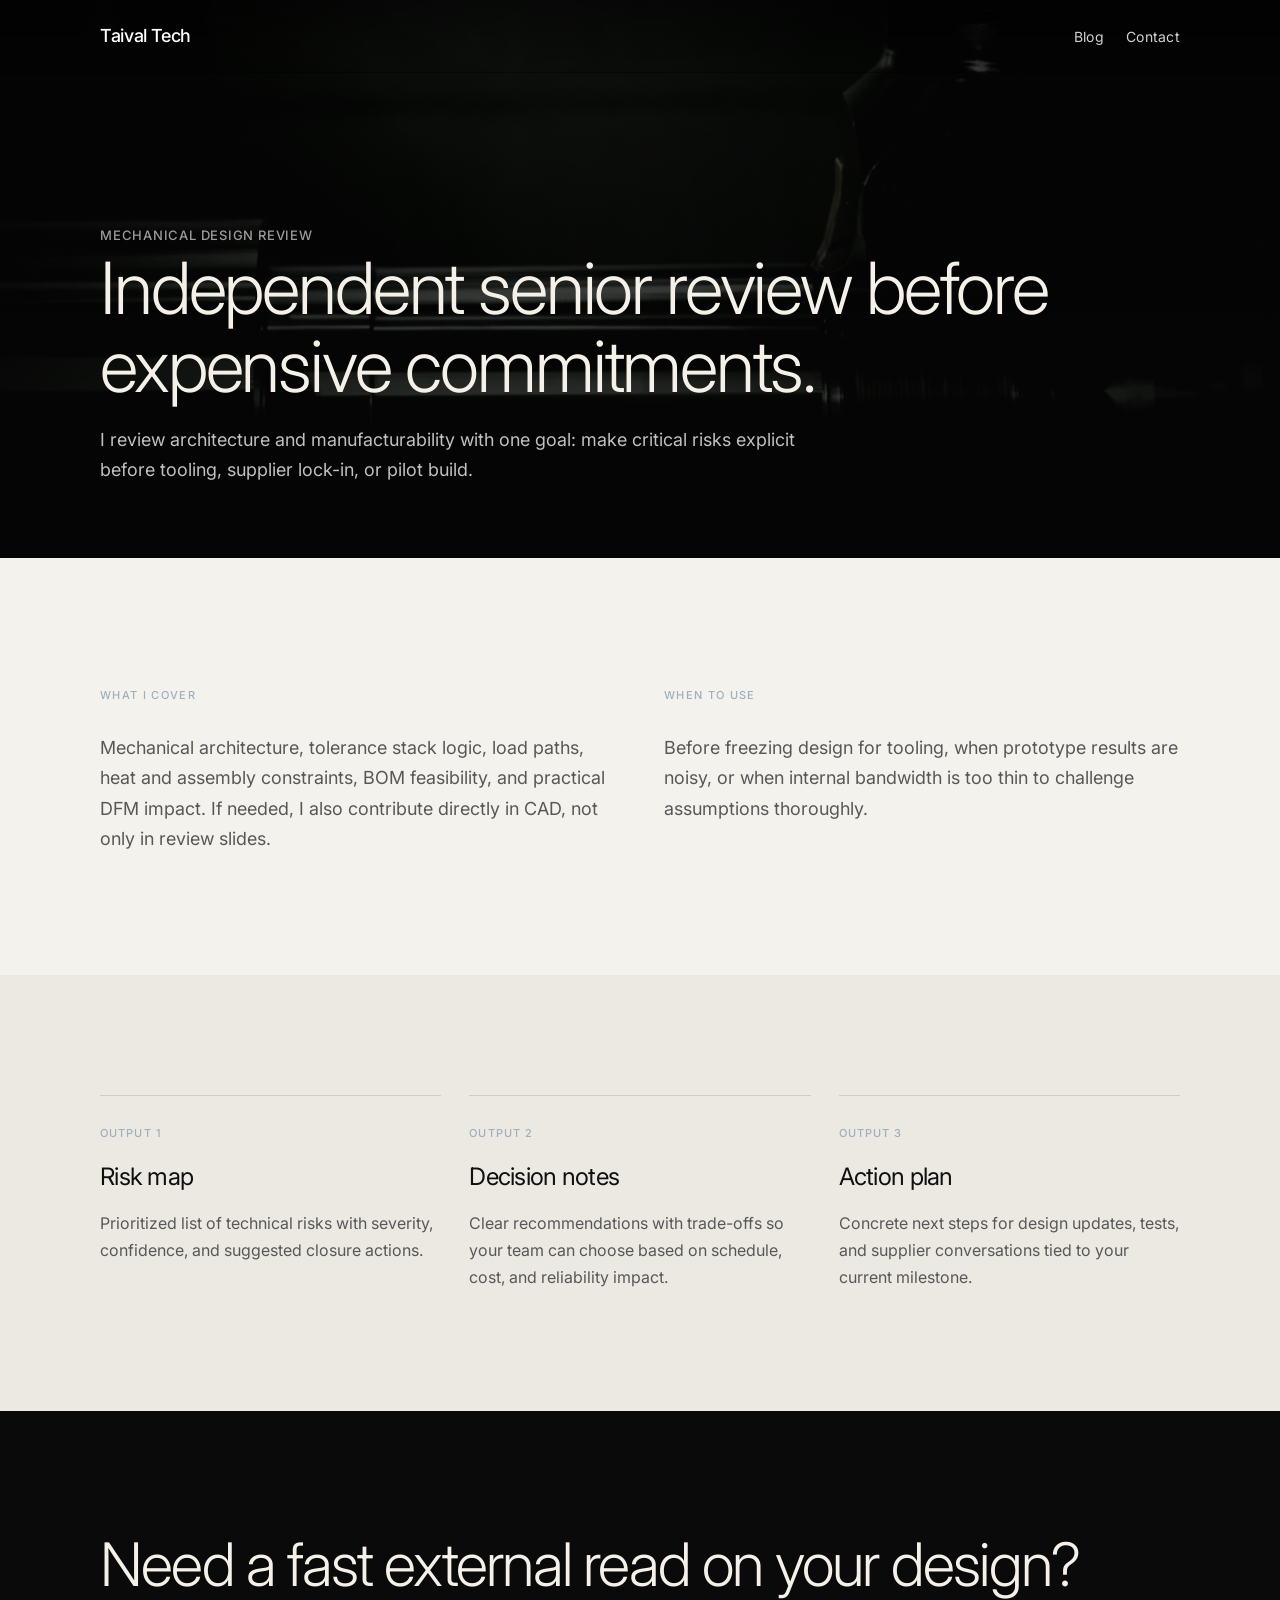
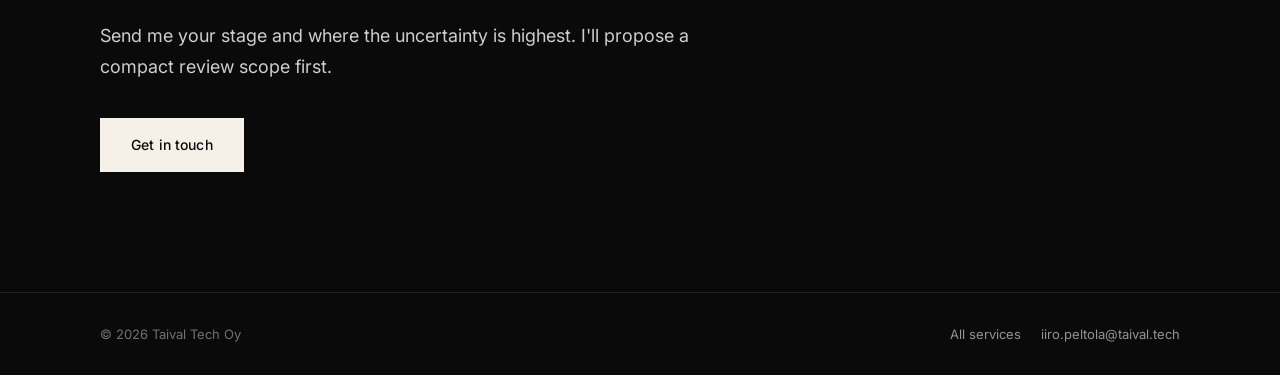
<file: services/mechanical-design-review.html>
﻿<!DOCTYPE html>
<html lang="en">
<head>
  <meta charset="UTF-8" />
  <meta name="viewport" content="width=device-width, initial-scale=1.0" />
  <title>Mechanical Design Review — Taival Tech</title>
  <meta name="description" content="Mechanical design and review service by Taival Tech: architecture checks, tolerance strategy, DFM and decision support." />
  <link rel="preconnect" href="https://fonts.googleapis.com" />
  <link rel="preconnect" href="https://fonts.gstatic.com" crossorigin />
  <link href="https://fonts.googleapis.com/css2?family=Inter:wght@300;400;500;600&display=swap" rel="stylesheet" />
  <link rel="stylesheet" href="../assets/site.css" />
  <script defer src="../assets/site.js"></script>
</head>
<body>
  <nav class="site-nav" id="site-nav">
    <div class="nav-inner">
      <button class="nav-hamburger" id="nav-hamburger" aria-label="Open menu" aria-expanded="false"><span></span><span></span></button>
      <a class="nav-logo" href="../index.html">Taival Tech</a>
      <ul class="nav-links">
<li><a href="../blog/" id="nav-blog">Blog</a></li>
        <li><a href="../index.html#contact" id="nav-contact">Contact</a></li>
      </ul>
    </div>
  </nav>
  <div class="nav-drawer" id="nav-drawer" aria-hidden="true">
    <ul class="nav-drawer-links">
<li><a href="../blog/">Blog</a></li>
      <li><a href="../index.html#contact">Contact</a></li>
    </ul>
    <div class="nav-drawer-footer">
<a href="mailto:iiro.peltola@taival.tech">Email</a>
    </div>
  </div>

  <header class="page-hero" style="background:linear-gradient(rgba(6,6,6,0.64),rgba(6,6,6,0.84)),url('../assets/hero-taival-v3-poster.jpg') center/cover no-repeat;">
    <div class="container reveal">
      <span class="eyebrow reveal-child">Mechanical Design Review</span>
      <h1 class="reveal-child" style="transition-delay:0.08s">Independent senior review before expensive commitments.</h1>
      <p class="reveal-child" style="transition-delay:0.16s">I review architecture and manufacturability with one goal: make critical risks explicit before tooling, supplier lock-in, or pilot build.</p>
    </div>
  </header>

  <section class="section section--light reveal">
    <div class="container grid-2">
      <div>
        <span class="label reveal-child">What I cover</span>
        <p class="muted reveal-child" style="transition-delay:0.08s">Mechanical architecture, tolerance stack logic, load paths, heat and assembly constraints, BOM feasibility, and practical DFM impact. If needed, I also contribute directly in CAD, not only in review slides.</p>
      </div>
      <div>
        <span class="label reveal-child" style="transition-delay:0.12s">When to use</span>
        <p class="muted reveal-child" style="transition-delay:0.2s">Before freezing design for tooling, when prototype results are noisy, or when internal bandwidth is too thin to challenge assumptions thoroughly.</p>
      </div>
    </div>
  </section>

  <section class="section section--warm reveal">
    <div class="container grid-3">
      <article class="card reveal-child" style="transition-delay:0.06s">
        <span class="card-meta">Output 1</span>
        <h3>Risk map</h3>
        <p class="muted">Prioritized list of technical risks with severity, confidence, and suggested closure actions.</p>
      </article>
      <article class="card reveal-child" style="transition-delay:0.14s">
        <span class="card-meta">Output 2</span>
        <h3>Decision notes</h3>
        <p class="muted">Clear recommendations with trade-offs so your team can choose based on schedule, cost, and reliability impact.</p>
      </article>
      <article class="card reveal-child" style="transition-delay:0.22s">
        <span class="card-meta">Output 3</span>
        <h3>Action plan</h3>
        <p class="muted">Concrete next steps for design updates, tests, and supplier conversations tied to your current milestone.</p>
      </article>
    </div>
  </section>

  <section class="section section--dark reveal">
    <div class="container">
      <h2 class="section-title reveal-child">Need a fast external read on your design?</h2>
      <p class="contact-intro reveal-child" style="transition-delay:0.1s">Send me your stage and where the uncertainty is highest. I'll propose a compact review scope first.</p>
      <a class="btn reveal-child" style="transition-delay:0.18s" href="../index.html#contact">Get in touch</a>
    </div>
  </section>

  <footer class="site-footer">
    <div class="footer-inner">
      <span>© 2026 Taival Tech Oy</span>
      <div class="footer-links">
        <a href="../services/">All services</a>
        <a href="mailto:iiro.peltola@taival.tech">iiro.peltola@taival.tech</a>
      </div>
    </div>
  </footer>
</body>
</html>
</file>
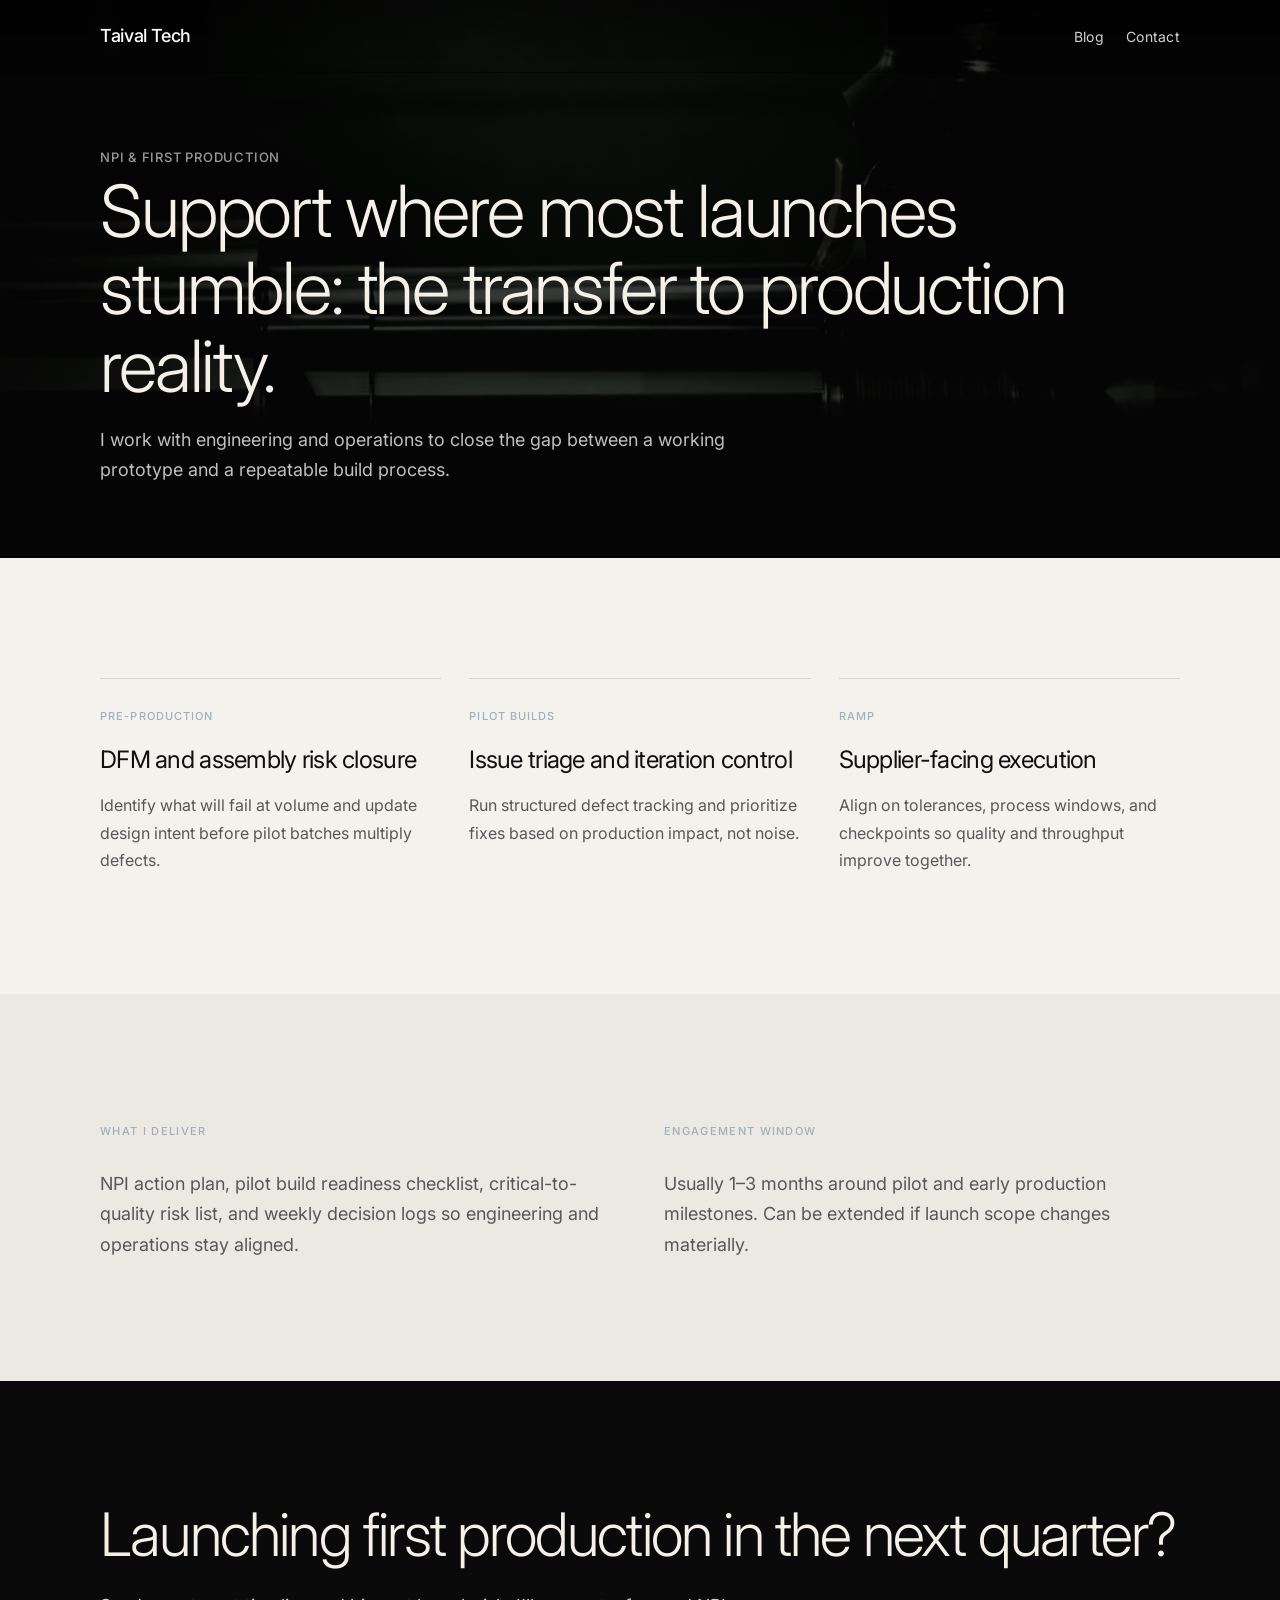
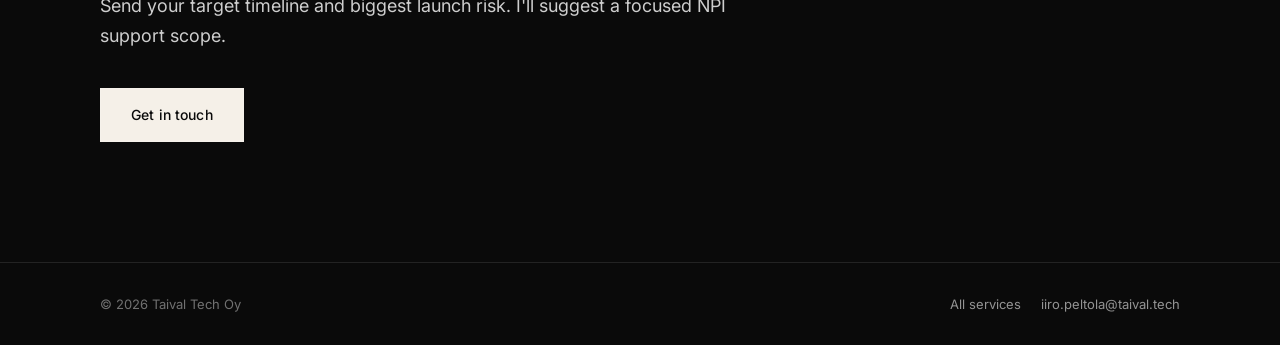
<file: services/npi-first-production.html>
﻿<!DOCTYPE html>
<html lang="en">
<head>
  <meta charset="UTF-8" />
  <meta name="viewport" content="width=device-width, initial-scale=1.0" />
  <title>NPI & First Production — Taival Tech</title>
  <meta name="description" content="NPI and first production support by Taival Tech: DFM, supplier coordination, pilot build execution and launch readiness." />
  <link rel="preconnect" href="https://fonts.googleapis.com" />
  <link rel="preconnect" href="https://fonts.gstatic.com" crossorigin />
  <link href="https://fonts.googleapis.com/css2?family=Inter:wght@300;400;500;600&display=swap" rel="stylesheet" />
  <link rel="stylesheet" href="../assets/site.css" />
  <script defer src="../assets/site.js"></script>
</head>
<body>
  <nav class="site-nav" id="site-nav">
    <div class="nav-inner">
      <button class="nav-hamburger" id="nav-hamburger" aria-label="Open menu" aria-expanded="false"><span></span><span></span></button>
      <a class="nav-logo" href="../index.html">Taival Tech</a>
      <ul class="nav-links">
<li><a href="../blog/" id="nav-blog">Blog</a></li>
        <li><a href="../index.html#contact" id="nav-contact">Contact</a></li>
      </ul>
    </div>
  </nav>
  <div class="nav-drawer" id="nav-drawer" aria-hidden="true">
    <ul class="nav-drawer-links">
<li><a href="../blog/">Blog</a></li>
      <li><a href="../index.html#contact">Contact</a></li>
    </ul>
    <div class="nav-drawer-footer">
<a href="mailto:iiro.peltola@taival.tech">Email</a>
    </div>
  </div>

  <header class="page-hero" style="background:linear-gradient(rgba(6,6,6,0.64),rgba(6,6,6,0.84)),url('../assets/hero-taival-v3-poster.jpg') center/cover no-repeat;">
    <div class="container reveal">
      <span class="eyebrow reveal-child">NPI & First Production</span>
      <h1 class="reveal-child" style="transition-delay:0.08s">Support where most launches stumble: the transfer to production reality.</h1>
      <p class="reveal-child" style="transition-delay:0.16s">I work with engineering and operations to close the gap between a working prototype and a repeatable build process.</p>
    </div>
  </header>

  <section class="section section--light reveal">
    <div class="container grid-3">
      <article class="card reveal-child" style="transition-delay:0.08s">
        <span class="card-meta">Pre-production</span>
        <h3>DFM and assembly risk closure</h3>
        <p class="muted">Identify what will fail at volume and update design intent before pilot batches multiply defects.</p>
      </article>
      <article class="card reveal-child" style="transition-delay:0.16s">
        <span class="card-meta">Pilot builds</span>
        <h3>Issue triage and iteration control</h3>
        <p class="muted">Run structured defect tracking and prioritize fixes based on production impact, not noise.</p>
      </article>
      <article class="card reveal-child" style="transition-delay:0.24s">
        <span class="card-meta">Ramp</span>
        <h3>Supplier-facing execution</h3>
        <p class="muted">Align on tolerances, process windows, and checkpoints so quality and throughput improve together.</p>
      </article>
    </div>
  </section>

  <section class="section section--warm reveal">
    <div class="container grid-2">
      <div>
        <span class="label reveal-child">What I deliver</span>
        <p class="muted reveal-child" style="transition-delay:0.08s">NPI action plan, pilot build readiness checklist, critical-to-quality risk list, and weekly decision logs so engineering and operations stay aligned.</p>
      </div>
      <div>
        <span class="label reveal-child" style="transition-delay:0.12s">Engagement window</span>
        <p class="muted reveal-child" style="transition-delay:0.2s">Usually 1–3 months around pilot and early production milestones. Can be extended if launch scope changes materially.</p>
      </div>
    </div>
  </section>

  <section class="section section--dark reveal">
    <div class="container">
      <h2 class="section-title reveal-child">Launching first production in the next quarter?</h2>
      <p class="contact-intro reveal-child" style="transition-delay:0.1s">Send your target timeline and biggest launch risk. I'll suggest a focused NPI support scope.</p>
      <a class="btn reveal-child" style="transition-delay:0.18s" href="../index.html#contact">Get in touch</a>
    </div>
  </section>

  <footer class="site-footer">
    <div class="footer-inner">
      <span>© 2026 Taival Tech Oy</span>
      <div class="footer-links">
        <a href="../services/">All services</a>
        <a href="mailto:iiro.peltola@taival.tech">iiro.peltola@taival.tech</a>
      </div>
    </div>
  </footer>
</body>
</html>
</file>
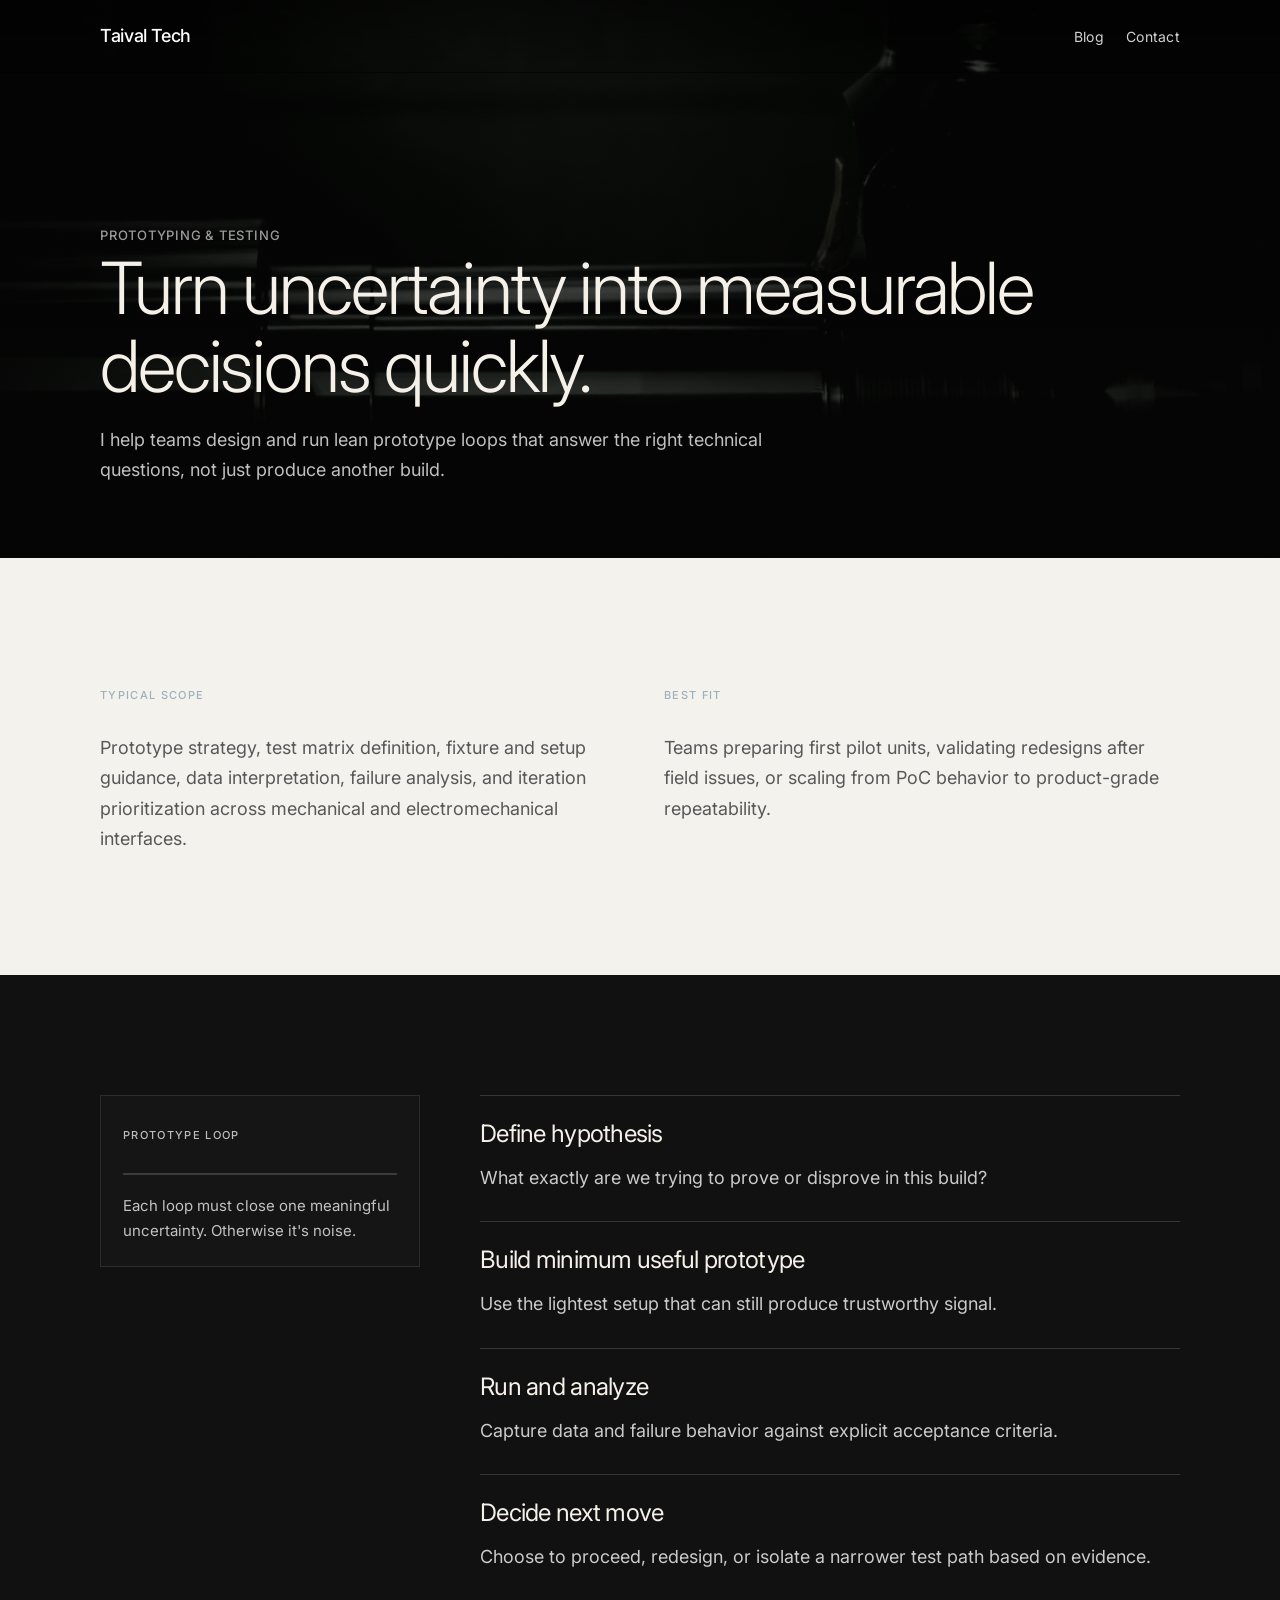
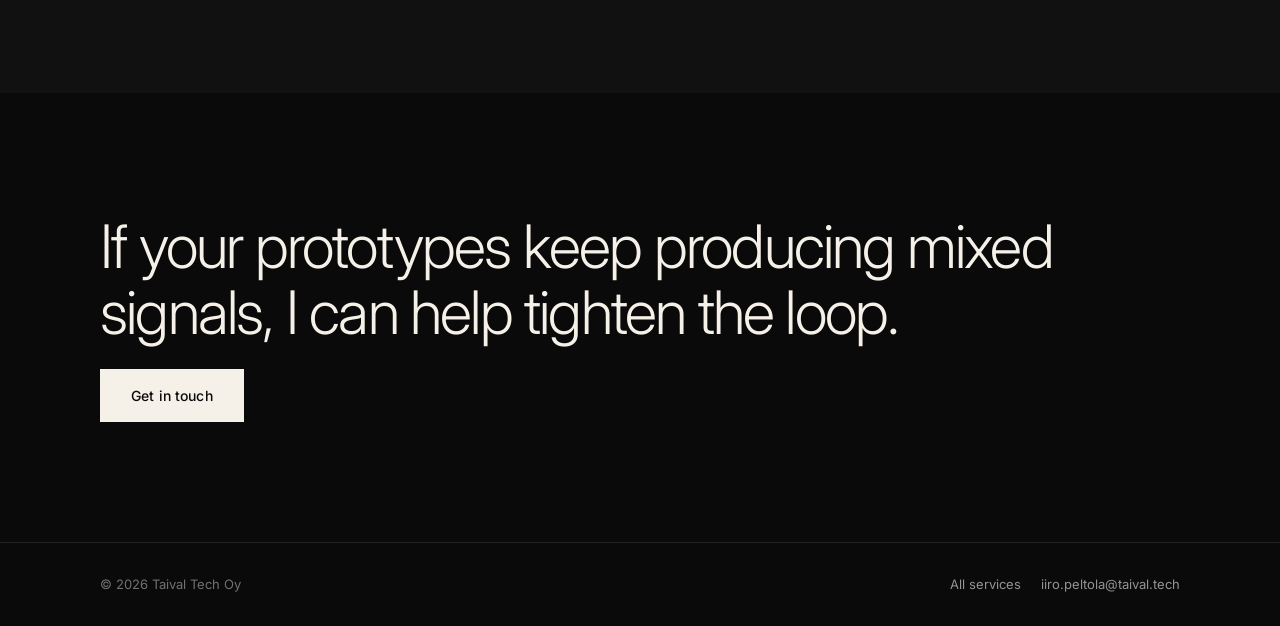
<file: services/prototyping-testing.html>
﻿<!DOCTYPE html>
<html lang="en">
<head>
  <meta charset="UTF-8" />
  <meta name="viewport" content="width=device-width, initial-scale=1.0" />
  <title>Prototyping & Testing — Taival Tech</title>
  <meta name="description" content="Structured prototyping and testing support by Taival Tech for electromechanical products." />
  <link rel="preconnect" href="https://fonts.googleapis.com" />
  <link rel="preconnect" href="https://fonts.gstatic.com" crossorigin />
  <link href="https://fonts.googleapis.com/css2?family=Inter:wght@300;400;500;600&display=swap" rel="stylesheet" />
  <link rel="stylesheet" href="../assets/site.css" />
  <script defer src="../assets/site.js"></script>
</head>
<body>
  <nav class="site-nav" id="site-nav">
    <div class="nav-inner">
      <button class="nav-hamburger" id="nav-hamburger" aria-label="Open menu" aria-expanded="false"><span></span><span></span></button>
      <a class="nav-logo" href="../index.html">Taival Tech</a>
      <ul class="nav-links">
<li><a href="../blog/" id="nav-blog">Blog</a></li>
        <li><a href="../index.html#contact" id="nav-contact">Contact</a></li>
      </ul>
    </div>
  </nav>
  <div class="nav-drawer" id="nav-drawer" aria-hidden="true">
    <ul class="nav-drawer-links">
<li><a href="../blog/">Blog</a></li>
      <li><a href="../index.html#contact">Contact</a></li>
    </ul>
    <div class="nav-drawer-footer">
<a href="mailto:iiro.peltola@taival.tech">Email</a>
    </div>
  </div>

  <header class="page-hero" style="background:linear-gradient(rgba(6,6,6,0.64),rgba(6,6,6,0.84)),url('../assets/hero-taival-v3-poster.jpg') center/cover no-repeat;">
    <div class="container reveal">
      <span class="eyebrow reveal-child">Prototyping & Testing</span>
      <h1 class="reveal-child" style="transition-delay:0.08s">Turn uncertainty into measurable decisions quickly.</h1>
      <p class="reveal-child" style="transition-delay:0.16s">I help teams design and run lean prototype loops that answer the right technical questions, not just produce another build.</p>
    </div>
  </header>

  <section class="section section--light reveal">
    <div class="container grid-2">
      <div>
        <span class="label reveal-child">Typical scope</span>
        <p class="muted reveal-child" style="transition-delay:0.08s">Prototype strategy, test matrix definition, fixture and setup guidance, data interpretation, failure analysis, and iteration prioritization across mechanical and electromechanical interfaces.</p>
      </div>
      <div>
        <span class="label reveal-child" style="transition-delay:0.12s">Best fit</span>
        <p class="muted reveal-child" style="transition-delay:0.2s">Teams preparing first pilot units, validating redesigns after field issues, or scaling from PoC behavior to product-grade repeatability.</p>
      </div>
    </div>
  </section>

  <section class="section execution-model reveal" data-progress-section>
    <div class="container execution-grid">
      <div class="execution-sticky reveal-child">
        <div class="sticky-card">
          <span class="label" style="margin-bottom:10px;color:rgba(255,255,255,0.72)">Prototype loop</span>
          <div class="progress-line"><span class="progress-fill"></span></div>
          <p class="progress-note">Each loop must close one meaningful uncertainty. Otherwise it's noise.</p>
        </div>
      </div>
      <div class="execution-steps">
        <article class="step reveal-child" style="transition-delay:0.08s">
          <h3>Define hypothesis</h3>
          <p>What exactly are we trying to prove or disprove in this build?</p>
        </article>
        <article class="step reveal-child" style="transition-delay:0.16s">
          <h3>Build minimum useful prototype</h3>
          <p>Use the lightest setup that can still produce trustworthy signal.</p>
        </article>
        <article class="step reveal-child" style="transition-delay:0.24s">
          <h3>Run and analyze</h3>
          <p>Capture data and failure behavior against explicit acceptance criteria.</p>
        </article>
        <article class="step reveal-child" style="transition-delay:0.32s">
          <h3>Decide next move</h3>
          <p>Choose to proceed, redesign, or isolate a narrower test path based on evidence.</p>
        </article>
      </div>
    </div>
  </section>

  <section class="section section--dark reveal">
    <div class="container">
      <h2 class="section-title reveal-child">If your prototypes keep producing mixed signals, I can help tighten the loop.</h2>
      <a class="btn reveal-child" style="transition-delay:0.12s" href="../index.html#contact">Get in touch</a>
    </div>
  </section>

  <footer class="site-footer">
    <div class="footer-inner">
      <span>© 2026 Taival Tech Oy</span>
      <div class="footer-links">
        <a href="../services/">All services</a>
        <a href="mailto:iiro.peltola@taival.tech">iiro.peltola@taival.tech</a>
      </div>
    </div>
  </footer>
</body>
</html>
</file>
<file: assets/site.css>
﻿*, *::before, *::after {
  box-sizing: border-box;
}

:root {
  --bg-dark: #0a0a0a;
  --bg-elevated: #111111;
  --bg-soft-dark: #171717;
  --bg-light: #f4f2ed;
  --bg-light-2: #ece9e2;
  --text-light: #f5f0e8;
  --text-light-muted: rgba(245, 240, 232, 0.68);
  --text-dark: #101010;
  --text-dark-muted: #585858;
  --line-light: rgba(255, 255, 255, 0.14);
  --line-dark: rgba(0, 0, 0, 0.12);
  --accent: #9eafbe;
  --max: 1160px;
  --nav-height: 72px;
  --radius: 2px;
}

html {
  scroll-behavior: smooth;
}

body {
  margin: 0;
  font-family: 'Inter', -apple-system, BlinkMacSystemFont, 'Segoe UI', sans-serif;
  font-size: 18px;
  line-height: 1.7;
  color: var(--text-dark);
  background: var(--bg-light);
  -webkit-font-smoothing: antialiased;
}

h1,
h2,
h3,
h4 {
  margin: 0;
  font-weight: 300;
  letter-spacing: -0.03em;
}

p {
  margin: 0;
}

a {
  color: inherit;
}

img,
video {
  max-width: 100%;
  display: block;
}

section[id] {
  scroll-margin-top: 96px;
}

.container {
  max-width: var(--max);
  margin: 0 auto;
  padding: 0 40px;
}

.label {
  display: inline-block;
  margin-bottom: 28px;
  font-size: 11px;
  font-weight: 500;
  letter-spacing: 0.12em;
  text-transform: uppercase;
  color: var(--accent);
}

.eyebrow {
  font-size: 13px;
  font-weight: 500;
  letter-spacing: 0.06em;
  text-transform: uppercase;
  color: rgba(255, 255, 255, 0.6);
}

.lead {
  font-size: clamp(19px, 2.2vw, 24px);
  line-height: 1.55;
}

.muted {
  color: var(--text-dark-muted);
}

/* NAV */
.site-nav {
  position: fixed;
  top: 0;
  left: 0;
  right: 0;
  z-index: 200;
  border-bottom: 1px solid transparent;
  background: linear-gradient(to bottom, rgba(0, 0, 0, 0.5), transparent);
  transition: background 0.24s ease, border-color 0.24s ease;
}

.site-nav.scrolled {
  background: rgba(10, 10, 10, 0.9);
  border-bottom-color: rgba(255, 255, 255, 0.08);
  backdrop-filter: blur(10px);
}

.nav-inner {
  max-width: var(--max);
  margin: 0 auto;
  height: var(--nav-height);
  padding: 0 40px;
  display: flex;
  align-items: center;
  justify-content: space-between;
  gap: 24px;
}

.nav-logo {
  font-size: 18px;
  font-weight: 500;
  letter-spacing: -0.02em;
  color: #ffffff;
  text-decoration: none;
  white-space: nowrap;
  transition: color 0.25s ease;
}
/* Nav light mode â€” over light sections */
.site-nav.nav-light .nav-logo,
.site-nav.nav-light .nav-links a,
.site-nav.nav-light .nav-cta--text {
  color: #0a0a0a;
}
.site-nav.nav-light .nav-hamburger span {
  background: #0a0a0a;
}
.site-nav.nav-light {
  background: rgba(255,255,255,0.92);
  border-bottom-color: rgba(0,0,0,0.06);
  backdrop-filter: blur(10px);
}
.site-nav.scrolled.nav-light {
  background: rgba(255,255,255,0.96);
  border-bottom-color: rgba(0,0,0,0.08);
}

.nav-links {
  display: flex;
  align-items: center;
  gap: 22px;
  list-style: none;
  margin: 0;
  padding: 0;
}

.nav-links a {
  color: rgba(255, 255, 255, 0.82);
  text-decoration: none;
  font-size: 14px;
  letter-spacing: 0.02em;
  transition: color 0.2s ease;
}

.nav-links a:hover,
.nav-links a.active {
  color: #ffffff;
}

.nav-cta,
.btn,
.btn-ghost {
  display: inline-flex;
  align-items: center;
  justify-content: center;
  gap: 10px;
  text-decoration: none;
  font-size: 14px;
  font-weight: 500;
  letter-spacing: 0.01em;
  transition: background 0.2s ease, color 0.2s ease, opacity 0.2s ease, border-color 0.2s ease;
}

.nav-cta {
  color: #ffffff;
  border: 1px solid rgba(255, 255, 255, 0.35);
  padding: 9px 18px;
}
/* Plain text link variant (IXI style) */
.nav-cta--text {
  border: none;
  padding: 0;
  font-size: 14px;
  font-weight: 400;
  letter-spacing: 0.02em;
  color: rgba(255,255,255,0.82);
  text-decoration: none;
  transition: color 0.2s ease;
}
.nav-cta--text:hover {
  background: none;
  color: #ffffff;
}
.nav-cta:hover {
  background: #ffffff;
  color: var(--bg-dark);
}

.btn {
  color: var(--bg-dark);
  background: var(--text-light);
  padding: 14px 30px;
  border: 1px solid rgba(255, 255, 255, 0.12);
}

.btn:hover {
  opacity: 0.86;
}

.btn-ghost {
  color: #ffffff;
  border: 1px solid rgba(255, 255, 255, 0.36);
  padding: 13px 26px;
}

.btn-ghost:hover {
  background: rgba(255, 255, 255, 0.08);
}

/* HERO */
.hero {
  position: relative;
  min-height: 96vh;
  color: var(--text-light);
  display: flex;
  align-items: center;
  overflow: hidden;
}

.hero-media {
  position: absolute;
  inset: 0;
}

.hero-video {
  position: absolute;
  inset: 0;
  width: 100%;
  height: 100%;
  object-fit: cover;
  opacity: 0.46;
  filter: saturate(0.88) contrast(1.04);
}

.hero-media::before {
  content: '';
  position: absolute;
  inset: 0;
  background: url('./ixi-grain-texture.png') center / cover no-repeat;
  opacity: 0.08;
  mix-blend-mode: soft-light;
  z-index: 1;
  pointer-events: none;
}
.hero-media::after {
  z-index: 2;
  pointer-events: none;
  content: '';
  position: absolute;
  inset: 0;
  background:
    linear-gradient(to bottom, rgba(0, 0, 0, 0.6), rgba(0, 0, 0, 0.76) 55%, rgba(0, 0, 0, 0.9)),
    radial-gradient(circle at 68% 26%, rgba(255, 255, 255, 0.08), transparent 50%);
}

@keyframes heroKenBurns {
  0% {
    transform: scale(1);
  }

  100% {
    transform: scale(1.07);
  }
}

.hero-content {
  position: relative;
  z-index: 3;
  padding-top: var(--nav-height);
}

.hero h1 {
  max-width: 920px;
  font-size: clamp(46px, 7vw, 88px);
  line-height: 1.06;
  margin-bottom: 24px;
}

.hero p {
  max-width: 680px;
  font-size: 20px;
  color: var(--text-light-muted);
  margin-bottom: 34px;
}

.hero-actions {
  display: flex;
  gap: 14px;
  flex-wrap: wrap;
}

.hero-tagline {
  display: inline-block;
  margin-top: 18px;
  color: rgba(255, 255, 255, 0.4);
  font-size: 11px;
  font-weight: 500;
  letter-spacing: 0.12em;
  text-transform: uppercase;
}

.scroll-indicator {
  position: absolute;
  bottom: 34px;
  left: 50%;
  transform: translateX(-50%);
  z-index: 2;
}

.scroll-indicator::before {
  content: '';
  display: block;
  width: 1px;
  height: 48px;
  background: rgba(255, 255, 255, 0.36);
  animation: scrollPulse 2.5s ease infinite;
}

@keyframes scrollPulse {
  0%,
  100% {
    opacity: 0.2;
    transform: scaleY(0.52);
    transform-origin: top;
  }

  50% {
    opacity: 0.7;
    transform: scaleY(1);
    transform-origin: top;
  }
}

/* PAGE HERO */
.page-hero {
  min-height: 62vh;
  display: flex;
  align-items: end;
  padding: 140px 0 72px;
  color: var(--text-light);
  background:
    linear-gradient(rgba(6, 6, 6, 0.64), rgba(6, 6, 6, 0.84)),
    url('../2026-03-03-services-tools.png') center / cover no-repeat;
}

.page-hero h1 {
  font-size: clamp(40px, 6vw, 72px);
  line-height: 1.08;
  margin-bottom: 20px;
}

.page-hero p {
  max-width: 700px;
  color: rgba(255, 255, 255, 0.75);
}

.section {
  padding: 120px 0;
}

.section--light {
  background: var(--bg-light);
  color: var(--text-dark);
}

.section--warm {
  background: var(--bg-light-2);
  color: var(--text-dark);
}

.section--dark {
  background: var(--bg-dark);
  color: var(--text-light);
}

.section--dark .muted {
  color: rgba(245, 240, 232, 0.68);
}

.section-title {
  font-size: clamp(34px, 5vw, 60px);
  line-height: 1.1;
  margin-bottom: 24px;
}

.grid-2 {
  display: grid;
  grid-template-columns: repeat(2, minmax(0, 1fr));
  gap: 48px;
}

.grid-3 {
  display: grid;
  grid-template-columns: repeat(3, minmax(0, 1fr));
  gap: 28px;
}

.card {
  border-top: 1px solid var(--line-dark);
  padding-top: 20px;
}

.section--dark .card {
  border-top-color: var(--line-light);
}

.card h3 {
  font-size: 24px;
  font-weight: 400;
  margin-bottom: 12px;
}

.card p {
  font-size: 16px;
}

.card-meta {
  display: inline-block;
  margin-bottom: 14px;
  font-size: 11px;
  font-weight: 500;
  letter-spacing: 0.1em;
  text-transform: uppercase;
  color: var(--accent);
}

.story-line {
  display: grid;
  gap: 18px;
}

.story-item {
  display: grid;
  grid-template-columns: 120px 1fr;
  gap: 20px;
  padding-bottom: 18px;
  border-bottom: 1px solid var(--line-dark);
}

.story-item:last-child {
  border-bottom: none;
  padding-bottom: 0;
}

.story-item strong {
  font-size: 14px;
  letter-spacing: 0.06em;
  text-transform: uppercase;
  color: #333333;
}

.story-item p {
  color: #2d2d2d;
}

.execution-model {
  --progress: 0;
  background: var(--bg-elevated);
  color: var(--text-light);
}

.execution-grid {
  display: grid;
  grid-template-columns: 320px 1fr;
  gap: 60px;
}

.execution-sticky {
  position: relative;
}

.sticky-card {
  position: sticky;
  top: 96px;
  border: 1px solid rgba(255, 255, 255, 0.1);
  padding: 22px;
  background: rgba(255, 255, 255, 0.02);
}

.progress-line {
  width: 100%;
  height: 2px;
  margin: 18px 0;
  background: rgba(255, 255, 255, 0.16);
  overflow: hidden;
}

.progress-fill {
  display: block;
  width: 100%;
  height: 100%;
  transform-origin: left center;
  transform: scaleX(var(--progress));
  background: #ffffff;
  transition: transform 0.16s linear;
}

.progress-note {
  font-size: 15px;
  color: rgba(255, 255, 255, 0.74);
}

.execution-steps {
  display: grid;
  gap: 28px;
}

.step {
  border-top: 1px solid rgba(255, 255, 255, 0.16);
  padding-top: 18px;
}

.step h3 {
  font-size: 24px;
  font-weight: 400;
  margin-bottom: 8px;
}

.step p {
  color: rgba(255, 255, 255, 0.78);
}

.profile {
  display: grid;
  grid-template-columns: 1fr 280px;
  gap: 56px;
  align-items: center;
}

.profile img {
  width: 280px;
  height: 340px;
  object-fit: cover;
  object-position: center top;
}

.inline-link {
  text-decoration: none;
  border-bottom: 1px solid rgba(0, 0, 0, 0.25);
}

.inline-link:hover {
  border-color: rgba(0, 0, 0, 0.6);
}

.section--dark .inline-link {
  border-color: rgba(255, 255, 255, 0.24);
}

.section--dark .inline-link:hover {
  border-color: rgba(255, 255, 255, 0.62);
}

/* CONTACT */
.contact-intro {
  max-width: 640px;
  margin-bottom: 36px;
  color: rgba(255, 255, 255, 0.8);
}

.contact-form {
  max-width: 640px;
}

.form-row {
  display: grid;
  grid-template-columns: repeat(2, minmax(0, 1fr));
  gap: 22px;
  margin-bottom: 22px;
}

.contact-form input,
.contact-form textarea {
  width: 100%;
  font: inherit;
  color: var(--text-light);
  background: transparent;
  border: none;
  border-bottom: 1px solid rgba(255, 255, 255, 0.22);
  padding: 12px 0;
  outline: none;
  transition: border-color 0.2s ease;
}

.contact-form textarea {
  resize: vertical;
  margin-bottom: 22px;
}

.contact-form input::placeholder,
.contact-form textarea::placeholder {
  color: rgba(255, 255, 255, 0.4);
}

.contact-form input:focus,
.contact-form textarea:focus {
  border-bottom-color: rgba(255, 255, 255, 0.72);
}

.btn-submit {
  width: 100%;
  border: none;
  background: var(--text-light);
  color: var(--bg-dark);
  font: inherit;
  font-size: 15px;
  font-weight: 500;
  padding: 14px 24px;
  cursor: pointer;
  transition: opacity 0.2s ease;
}

.btn-submit:hover {
  opacity: 0.86;
}

.form-status {
  display: block;
  margin-top: 14px;
  font-size: 12px;
  letter-spacing: 0.02em;
  color: rgba(255, 255, 255, 0.46);
}

/* BLOG ARTICLE */
.article {
  max-width: 780px;
}

.article h1 {
  font-size: clamp(34px, 5vw, 58px);
  line-height: 1.12;
  margin-bottom: 20px;
}

.article h2 {
  font-size: 28px;
  margin: 46px 0 14px;
}

.article p,
.article li {
  color: #212121;
  font-size: 18px;
}

.article ul {
  padding-left: 22px;
}

.article-meta {
  font-size: 13px;
  color: #666666;
  margin-bottom: 26px;
}

.article-note {
  margin-top: 36px;
  padding: 16px 18px;
  background: #ebe7de;
  border-left: 2px solid #979185;
  font-size: 15px;
}

/* FOOTER */
.site-footer {
  background: var(--bg-dark);
  border-top: 1px solid rgba(255, 255, 255, 0.1);
  padding: 30px 0;
}

.footer-inner {
  max-width: var(--max);
  margin: 0 auto;
  padding: 0 40px;
  display: flex;
  align-items: center;
  justify-content: space-between;
  gap: 20px;
  color: rgba(255, 255, 255, 0.42);
  font-size: 13px;
}

.footer-links {
  display: flex;
  align-items: center;
  gap: 20px;
}

.footer-links a {
  text-decoration: none;
  color: rgba(255, 255, 255, 0.56);
}

.footer-links a:hover {
  color: rgba(255, 255, 255, 0.86);
}

/* REVEALS */
.reveal-child {
  opacity: 0;
  transform: translateY(26px);
  transition: opacity 0.62s ease, transform 0.62s ease;
}

.reveal-child.visible {
  opacity: 1;
  transform: translateY(0);
}

@media (prefers-reduced-motion: reduce) {
  html {
    scroll-behavior: auto;
  }

  .hero-bg,
  .scroll-indicator::before,
  .reveal-child {
    animation: none !important;
    transition: none !important;
  }

  .reveal-child {
    opacity: 1;
    transform: none;
  }
}

@media (max-width: 1080px) {
  .nav-inner,
  .container,
  .footer-inner {
    padding-left: 28px;
    padding-right: 28px;
  }

  .execution-grid {
    grid-template-columns: 1fr;
    gap: 38px;
  }

  .sticky-card {
    position: static;
  }
}

@media (max-width: 900px) {
  body {
    font-size: 17px;
  }

  .grid-2,
  .grid-3,
  .profile {
    grid-template-columns: 1fr;
  }

  .profile {
    gap: 30px;
  }

  .profile img {
    width: min(280px, 100%);
  }

  .story-item {
    grid-template-columns: 1fr;
    gap: 8px;
  }
}

/* â”€â”€ Hamburger button (hidden on desktop) â”€â”€ */
.nav-hamburger {
  display: none;
  flex-direction: column;
  justify-content: center;
  gap: 5px;
  width: 32px;
  height: 32px;
  padding: 4px;
  background: none;
  border: none;
  cursor: pointer;
  flex-shrink: 0;
}
.nav-hamburger span {
  display: block;
  height: 1.5px;
  width: 100%;
  background: #ffffff;
  transition: transform 0.22s ease, opacity 0.22s ease;
  transform-origin: center;
}
/* 2-line hamburger: top â†˜ / bottom â†— */
.nav-hamburger[aria-expanded="true"] span:nth-child(1) {
  transform: translateY(3.5px) rotate(45deg);
}
.nav-hamburger[aria-expanded="true"] span:nth-child(2) {
  transform: translateY(-3.5px) rotate(-45deg);
}

/* â”€â”€ Mobile drawer (full-screen IXI-style) â”€â”€ */
.nav-drawer {
  display: none;
  position: fixed;
  top: 0;
  left: 0;
  right: 0;
  bottom: 0;
  width: 100%;
  height: 100%;
  min-height: 100dvh;
  background: #0a0a0a;
  z-index: 199;
  padding: calc(var(--nav-height) + 32px) 40px 60px;
  opacity: 0;
  pointer-events: none;
  transition: opacity 0.28s ease;
  flex-direction: column;
  justify-content: space-between;
  overflow-y: auto;
}
.nav-drawer.open {
  opacity: 1;
  pointer-events: auto;
}
.nav-drawer-links {
  list-style: none;
  margin: 0;
  padding: 0;
  display: flex;
  flex-direction: column;
  gap: 0;
}
.nav-drawer-links a {
  display: block;
  padding: 18px 0;
  color: rgba(255, 255, 255, 0.9);
  text-decoration: none;
  font-size: 42px;
  font-weight: 300;
  letter-spacing: -0.03em;
  transition: color 0.18s ease;
}
.nav-drawer-links a:hover {
  color: #ffffff;
}
.nav-drawer-footer {
  display: flex;
  gap: 20px;
  margin-top: 48px;
}
.nav-drawer-footer a {
  color: rgba(255, 255, 255, 0.5);
  text-decoration: none;
  font-size: 13px;
  letter-spacing: 0.06em;
  text-transform: uppercase;
  transition: color 0.18s ease;
}
.nav-drawer-footer a:hover {
  color: #ffffff;
}

@media (max-width: 760px) {
  .site-nav {
    background: rgba(10, 10, 10, 0.9);
    backdrop-filter: blur(10px);
    border-bottom-color: rgba(255, 255, 255, 0.08);
  }

  .nav-hamburger {
    display: flex;
  }

  .nav-inner {
    height: var(--nav-height);
    padding: 0 22px;
    flex-wrap: nowrap;
    gap: 0;
  }

  /* hamburger left, logo center, cta right â€” IXI pattern */
  .nav-inner {
    display: grid;
    grid-template-columns: 44px 1fr 44px;
    align-items: center;
    gap: 0;
  }

  .nav-hamburger {
    grid-column: 1;
    justify-self: start;
  }

  .nav-logo {
    grid-column: 2;
    text-align: center;
  }

  /* Hide desktop links on mobile */
  .nav-links {
    display: none;
  }

  /* CTA: plain text right */
  .nav-cta, .nav-cta--text {
    grid-column: 3;
    justify-self: end;
    font-size: 13px;
    padding: 0;
    border: none;
    white-space: nowrap;
    color: rgba(255,255,255,0.78);
  }
  .nav-cta::after { display: none; }

  .nav-drawer {
    display: flex;
  }

  .hero-content {
  z-index: 3;
    padding-top: calc(var(--nav-height) + 54px);
  }

  .section {
    padding: 84px 0;
  }

  .form-row {
    grid-template-columns: 1fr;
  }

  .footer-inner {
    flex-direction: column;
    align-items: flex-start;
  }
}

/* â”€â”€ Video break sections (IXI-style cinematic clips between sections) â”€â”€ */
.video-break {
  position: relative;
  width: 100%;
  height: 56vw;
  max-height: 680px;
  min-height: 280px;
  overflow: hidden;
  background: #0a0a0a;
}
.video-break__vid {
  position: absolute;
  inset: 0;
  width: 100%;
  height: 100%;
  object-fit: cover;
  object-position: center;
  opacity: 0.85;
}

/* â”€â”€ Services index list (homepage) â”€â”€ */
.services-index-list {
  list-style: none;
  margin: 28px 0 0;
  padding: 0;
  max-width: 680px;
}
.services-index-list li {
  border-top: 1px solid var(--line-dark);
}
.services-index-list li:last-child {
  border-bottom: 1px solid var(--line-dark);
}
.services-index-list a {
  display: flex;
  align-items: center;
  justify-content: space-between;
  padding: 20px 0;
  text-decoration: none;
  color: var(--text-dark);
  transition: opacity 0.18s ease;
}
.services-index-list a:hover {
  opacity: 0.6;
}
.sil-name {
  font-size: 18px;
  font-weight: 400;
  letter-spacing: -0.01em;
}
.sil-type {
  font-size: 12px;
  font-weight: 500;
  letter-spacing: 0.1em;
  text-transform: uppercase;
  color: var(--text-dark-muted);
}
</file>
